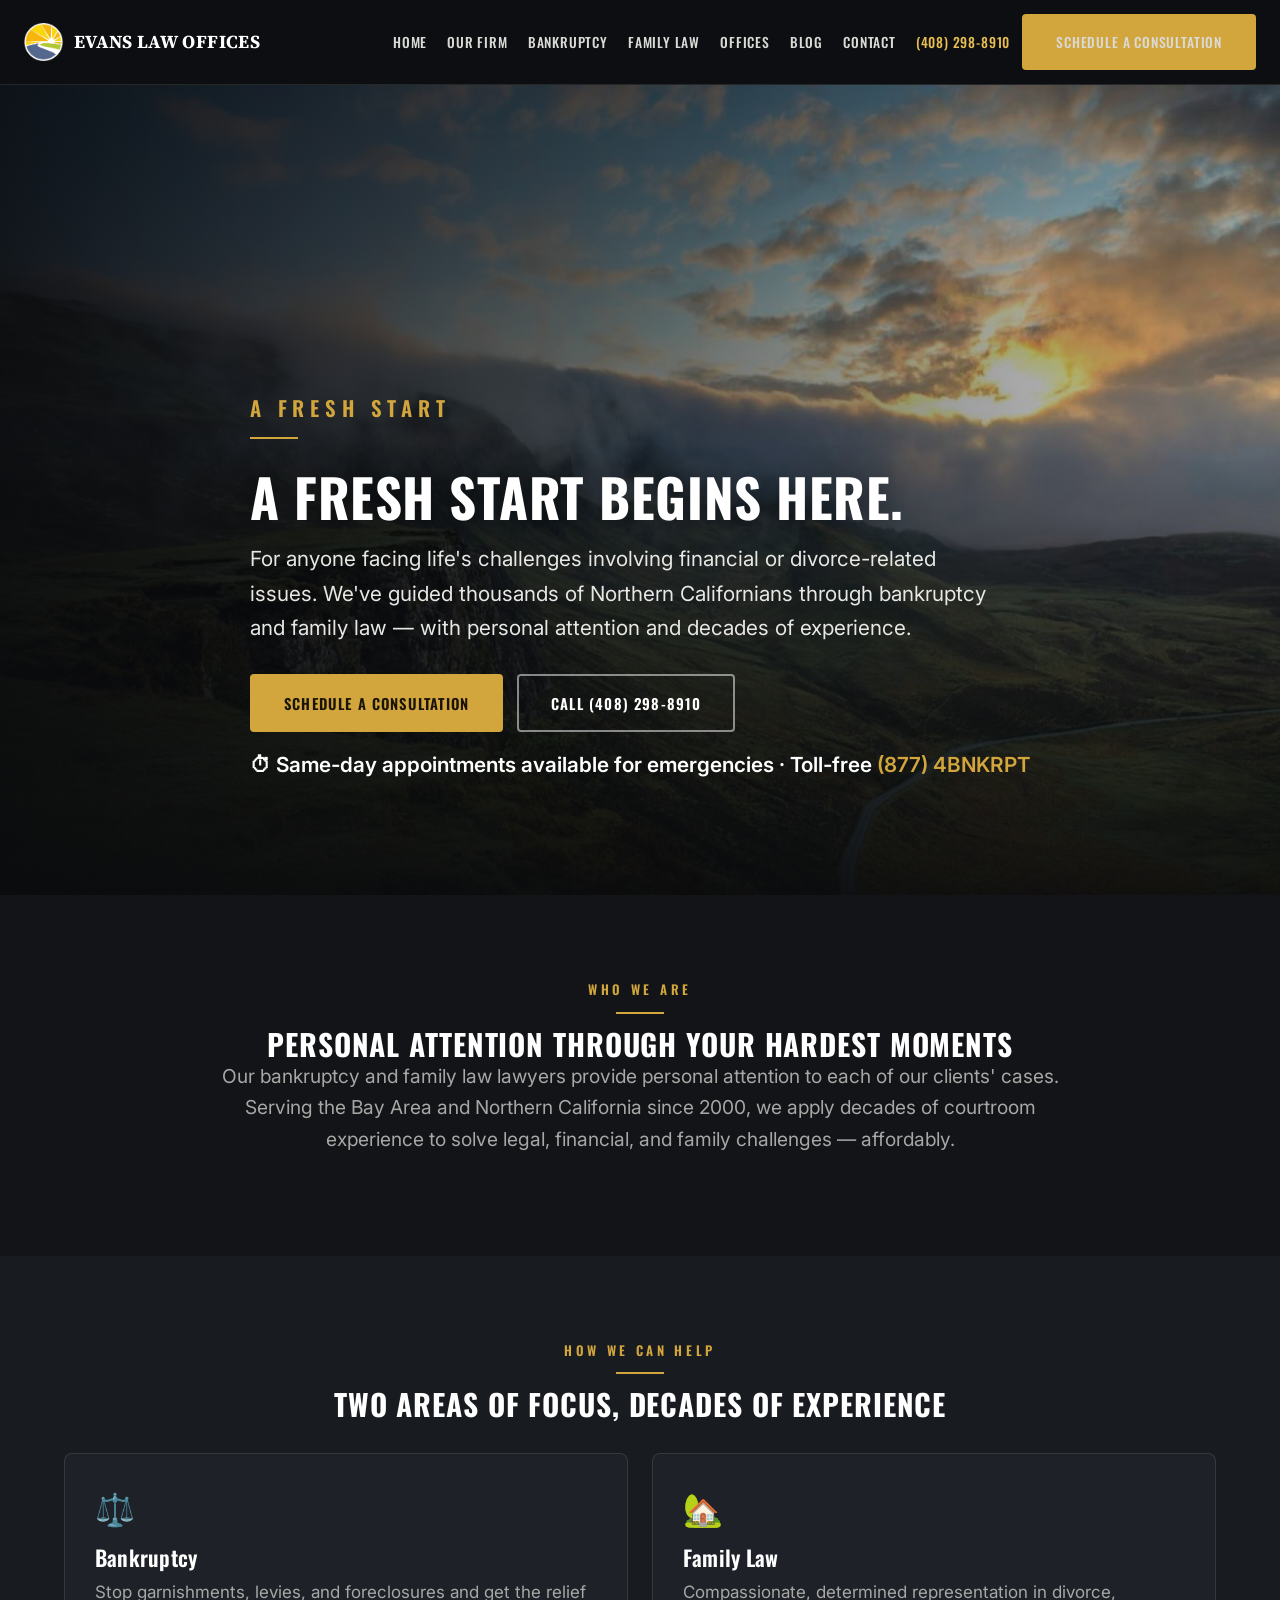
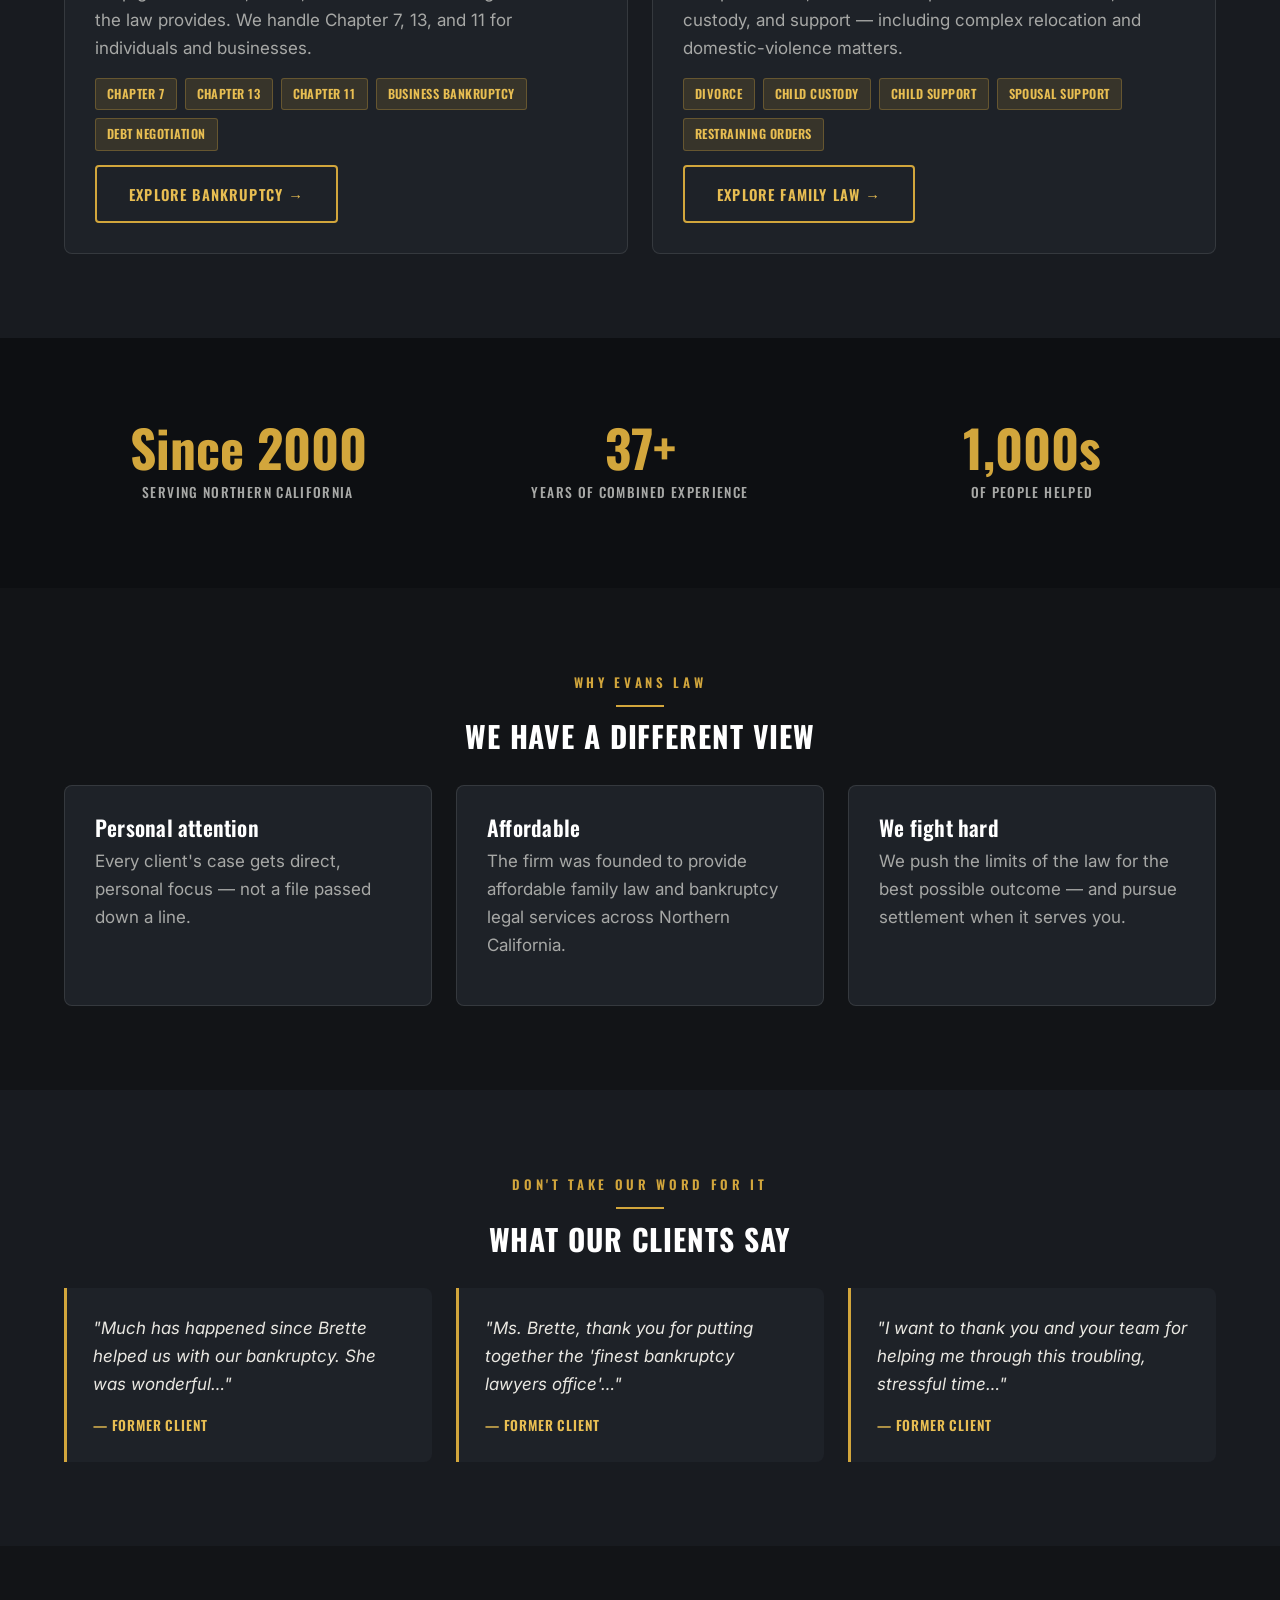
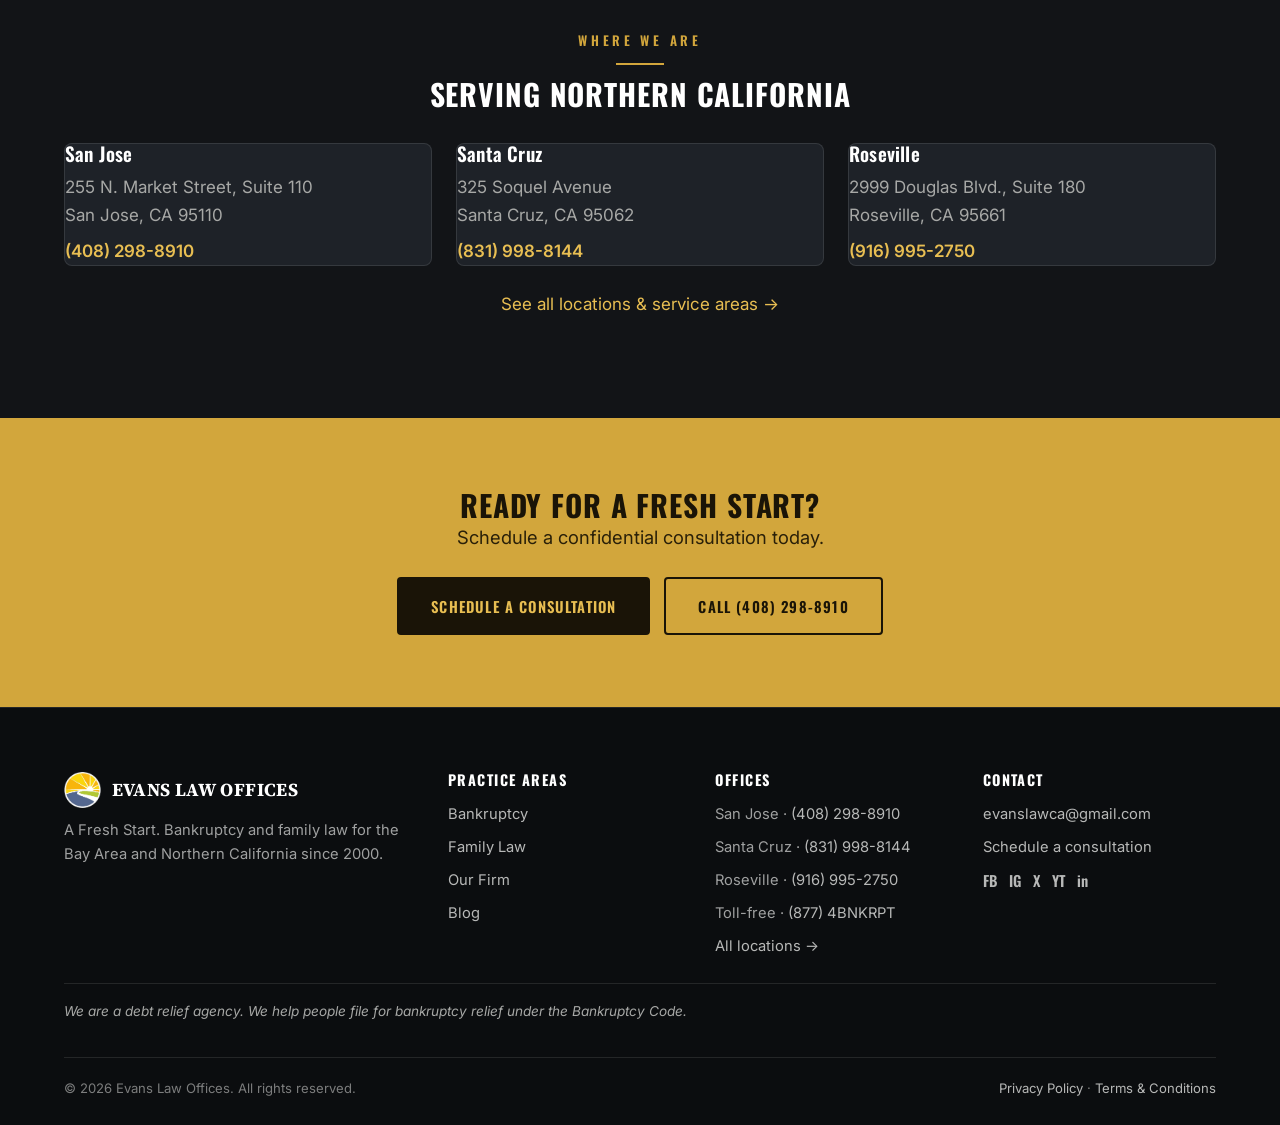
<file: index.html>
<!DOCTYPE html>
<html lang="en">
<head>
<meta charset="UTF-8">
<meta name="viewport" content="width=device-width, initial-scale=1.0">
<title>Evans Law Offices — A Fresh Start | Bankruptcy & Family Law, Northern California</title>
<meta name="description" content="Evans Law Offices helps Northern Californians through bankruptcy and family law with personal attention and decades of experience. A fresh start begins here. Schedule a consultation.">
<link rel="preconnect" href="https://fonts.googleapis.com">
<link rel="preconnect" href="https://fonts.gstatic.com" crossorigin>
<link href="https://fonts.googleapis.com/css2?family=Inter:wght@400;600;700&family=Source+Serif+4:wght@500;600;700&display=swap" rel="stylesheet">
<link rel="stylesheet" href="css/styles.css">
<link rel="icon" href="assets/LOGO-LAW-1.png">
</head>
<body>

<!-- HEADER (keep identical across pages) -->
<header class="site-header">
  <nav class="nav">
    <a class="brand" href="index.html"><img src="assets/LOGO-LAW-1.png" alt="Evans Law Offices logo">Evans Law Offices</a>
    <button class="nav-toggle" aria-label="Toggle menu" onclick="document.getElementById('menu').classList.toggle('open')">☰</button>
    <ul class="nav-links" id="menu">
      <li><a href="index.html">Home</a></li>
      <li><a href="our-firm.html">Our Firm</a></li>
      <li><a href="bankruptcy.html">Bankruptcy</a></li>
      <li><a href="family-law.html">Family Law</a></li>
      <li><a href="offices.html">Offices</a></li>
      <li><a href="blog.html">Blog</a></li>
      <li><a href="contact.html">Contact</a></li>
      <li class="nav-cta">
        <a class="nav-phone" href="tel:+14082988910">(408) 298-8910</a>
        <a class="btn btn--gold" href="contact.html">Schedule a Consultation</a>
      </li>
    </ul>
  </nav>
</header>

<!-- HERO -->
<section class="hero">
  <div class="container">
    <p class="eyebrow" style="color:var(--gold)">A Fresh Start</p>
    <h1>A fresh start begins here.</h1>
    <p>For anyone facing life's challenges involving financial or divorce-related issues. We've guided
       thousands of Northern Californians through bankruptcy and family law — with personal attention
       and decades of experience.</p>
    <div class="btn-row">
      <a class="btn btn--gold" href="contact.html">Schedule a Consultation</a>
      <a class="btn btn--outline" href="tel:+14082988910">Call (408) 298-8910</a>
    </div>
    <p style="margin-top:1rem;font-weight:600;color:#fff">⏱ Same-day appointments available for emergencies · Toll-free <a href="tel:+18774265778" style="color:var(--gold)">(877) 4BNKRPT</a></p>
  </div>
</section>

<!-- OVERVIEW -->
<section class="section">
  <div class="container center">
    <p class="eyebrow">Who We Are</p>
    <h2>Personal attention through your hardest moments</h2>
    <p class="lead">Our bankruptcy and family law lawyers provide personal attention to each of our
       clients' cases. Serving the Bay Area and Northern California since 2000, we apply decades of
       courtroom experience to solve legal, financial, and family challenges — affordably.</p>
  </div>
</section>

<!-- TWO PILLARS -->
<section class="section section--sand">
  <div class="container">
    <div class="center" style="margin-bottom:32px">
      <p class="eyebrow">How We Can Help</p>
      <h2>Two areas of focus, decades of experience</h2>
    </div>
    <div class="grid grid-2">
      <div class="card">
        <div class="icon">⚖️</div>
        <h3>Bankruptcy</h3>
        <p>Stop garnishments, levies, and foreclosures and get the relief the law provides. We handle
           Chapter 7, 13, and 11 for individuals and businesses.</p>
        <div class="chips">
          <span class="chip">Chapter 7</span><span class="chip">Chapter 13</span>
          <span class="chip">Chapter 11</span><span class="chip">Business Bankruptcy</span>
          <span class="chip">Debt Negotiation</span>
        </div>
        <a class="btn btn--ghost" href="bankruptcy.html">Explore Bankruptcy →</a>
      </div>
      <div class="card">
        <div class="icon">🏡</div>
        <h3>Family Law</h3>
        <p>Compassionate, determined representation in divorce, custody, and support — including
           complex relocation and domestic-violence matters.</p>
        <div class="chips">
          <span class="chip">Divorce</span><span class="chip">Child Custody</span>
          <span class="chip">Child Support</span><span class="chip">Spousal Support</span>
          <span class="chip">Restraining Orders</span>
        </div>
        <a class="btn btn--ghost" href="family-law.html">Explore Family Law →</a>
      </div>
    </div>
  </div>
</section>

<!-- STATS BAND -->
<section class="section section--slate">
  <div class="container">
    <div class="stats">
      <div class="stat"><div class="num">Since 2000</div><div class="label">Serving Northern California</div></div>
      <div class="stat"><div class="num">37+</div><div class="label">Years of combined experience</div></div>
      <div class="stat"><div class="num">1,000s</div><div class="label">Of people helped</div></div>
    </div>
  </div>
</section>

<!-- WHY US -->
<section class="section">
  <div class="container">
    <div class="center" style="margin-bottom:32px">
      <p class="eyebrow">Why Evans Law</p>
      <h2>We have a different view</h2>
    </div>
    <div class="grid grid-3">
      <div class="card"><h3>Personal attention</h3><p>Every client's case gets direct, personal focus —
        not a file passed down a line.</p></div>
      <div class="card"><h3>Affordable</h3><p>The firm was founded to provide affordable family law and
        bankruptcy legal services across Northern California.</p></div>
      <div class="card"><h3>We fight hard</h3><p>We push the limits of the law for the best possible
        outcome — and pursue settlement when it serves you.</p></div>
    </div>
  </div>
</section>

<!-- TESTIMONIALS -->
<section class="section section--sand">
  <div class="container">
    <div class="center" style="margin-bottom:32px">
      <p class="eyebrow">Don't Take Our Word For It</p>
      <h2>What our clients say</h2>
    </div>
    <div class="grid grid-3">
      <div class="quote"><p>"Much has happened since Brette helped us with our bankruptcy. She was
        wonderful…"</p><div class="by">— Former client</div></div>
      <div class="quote"><p>"Ms. Brette, thank you for putting together the 'finest bankruptcy
        lawyers office'…"</p><div class="by">— Former client</div></div>
      <div class="quote"><p>"I want to thank you and your team for helping me through this troubling,
        stressful time…"</p><div class="by">— Former client</div></div>
    </div>
  </div>
</section>

<!-- OFFICES STRIP -->
<section class="section">
  <div class="container">
    <div class="center" style="margin-bottom:32px">
      <p class="eyebrow">Where We Are</p>
      <h2>Serving Northern California</h2>
    </div>
    <div class="grid grid-3">
      <div class="office"><h3>San Jose</h3><address>255 N. Market Street, Suite 110<br>San Jose, CA 95110</address><a href="tel:+14082988910">(408) 298-8910</a></div>
      <div class="office"><h3>Santa Cruz</h3><address>325 Soquel Avenue<br>Santa Cruz, CA 95062</address><a href="tel:+18319988144">(831) 998-8144</a></div>
      <div class="office"><h3>Roseville</h3><address>2999 Douglas Blvd., Suite 180<br>Roseville, CA 95661</address><a href="tel:+19169952750">(916) 995-2750</a></div>
    </div>
    <p class="center" style="margin-top:24px"><a href="offices.html">See all locations &amp; service areas →</a></p>
  </div>
</section>

<!-- CTA BAND -->
<section class="cta-band">
  <div class="container">
    <h2>Ready for a fresh start?</h2>
    <p style="font-size:1.15rem;margin-bottom:1.5rem">Schedule a confidential consultation today.</p>
    <div class="btn-row center">
      <a class="btn btn--ghost" href="contact.html">Schedule a Consultation</a>
      <a class="btn btn--outline" href="tel:+14082988910">Call (408) 298-8910</a>
    </div>
  </div>
</section>

<!-- FOOTER (keep identical across pages) -->
<footer class="site-footer">
  <div class="container">
    <div class="footer-grid">
      <div>
        <a class="brand" href="index.html" style="color:#fff;margin-bottom:10px"><img src="assets/LOGO-LAW-1.png" alt="" style="height:36px">Evans Law Offices</a>
        <p style="margin-top:10px">A Fresh Start. Bankruptcy and family law for the Bay Area and
           Northern California since 2000.</p>
      </div>
      <div>
        <h4>Practice Areas</h4>
        <ul>
          <li><a href="bankruptcy.html">Bankruptcy</a></li>
          <li><a href="family-law.html">Family Law</a></li>
          <li><a href="our-firm.html">Our Firm</a></li>
          <li><a href="blog.html">Blog</a></li>
        </ul>
      </div>
      <div>
        <h4>Offices</h4>
        <ul>
          <li>San Jose · <a href="tel:+14082988910">(408) 298-8910</a></li>
          <li>Santa Cruz · <a href="tel:+18319988144">(831) 998-8144</a></li>
          <li>Roseville · <a href="tel:+19169952750">(916) 995-2750</a></li>
          <li>Toll-free · <a href="tel:+18774265778">(877) 4BNKRPT</a></li>
          <li><a href="offices.html">All locations →</a></li>
        </ul>
      </div>
      <div>
        <h4>Contact</h4>
        <ul>
          <li><a href="mailto:evanslawca@gmail.com">evanslawca@gmail.com</a></li>
          <li><a href="contact.html">Schedule a consultation</a></li>
        </ul>
        <div class="socials"><a href="#">FB</a><a href="#">IG</a><a href="#">X</a><a href="#">YT</a><a href="#">in</a></div>
      </div>
    </div>
    <p class="disclosure">We are a debt relief agency. We help people file for bankruptcy relief under
       the Bankruptcy Code.</p>
    <div class="footer-bottom">
      <span>© 2026 Evans Law Offices. All rights reserved.</span>
      <span><a href="privacy-policy.html">Privacy Policy</a> · <a href="terms.html">Terms &amp; Conditions</a></span>
    </div>
  </div>
</footer>

</body>
</html>
</file>
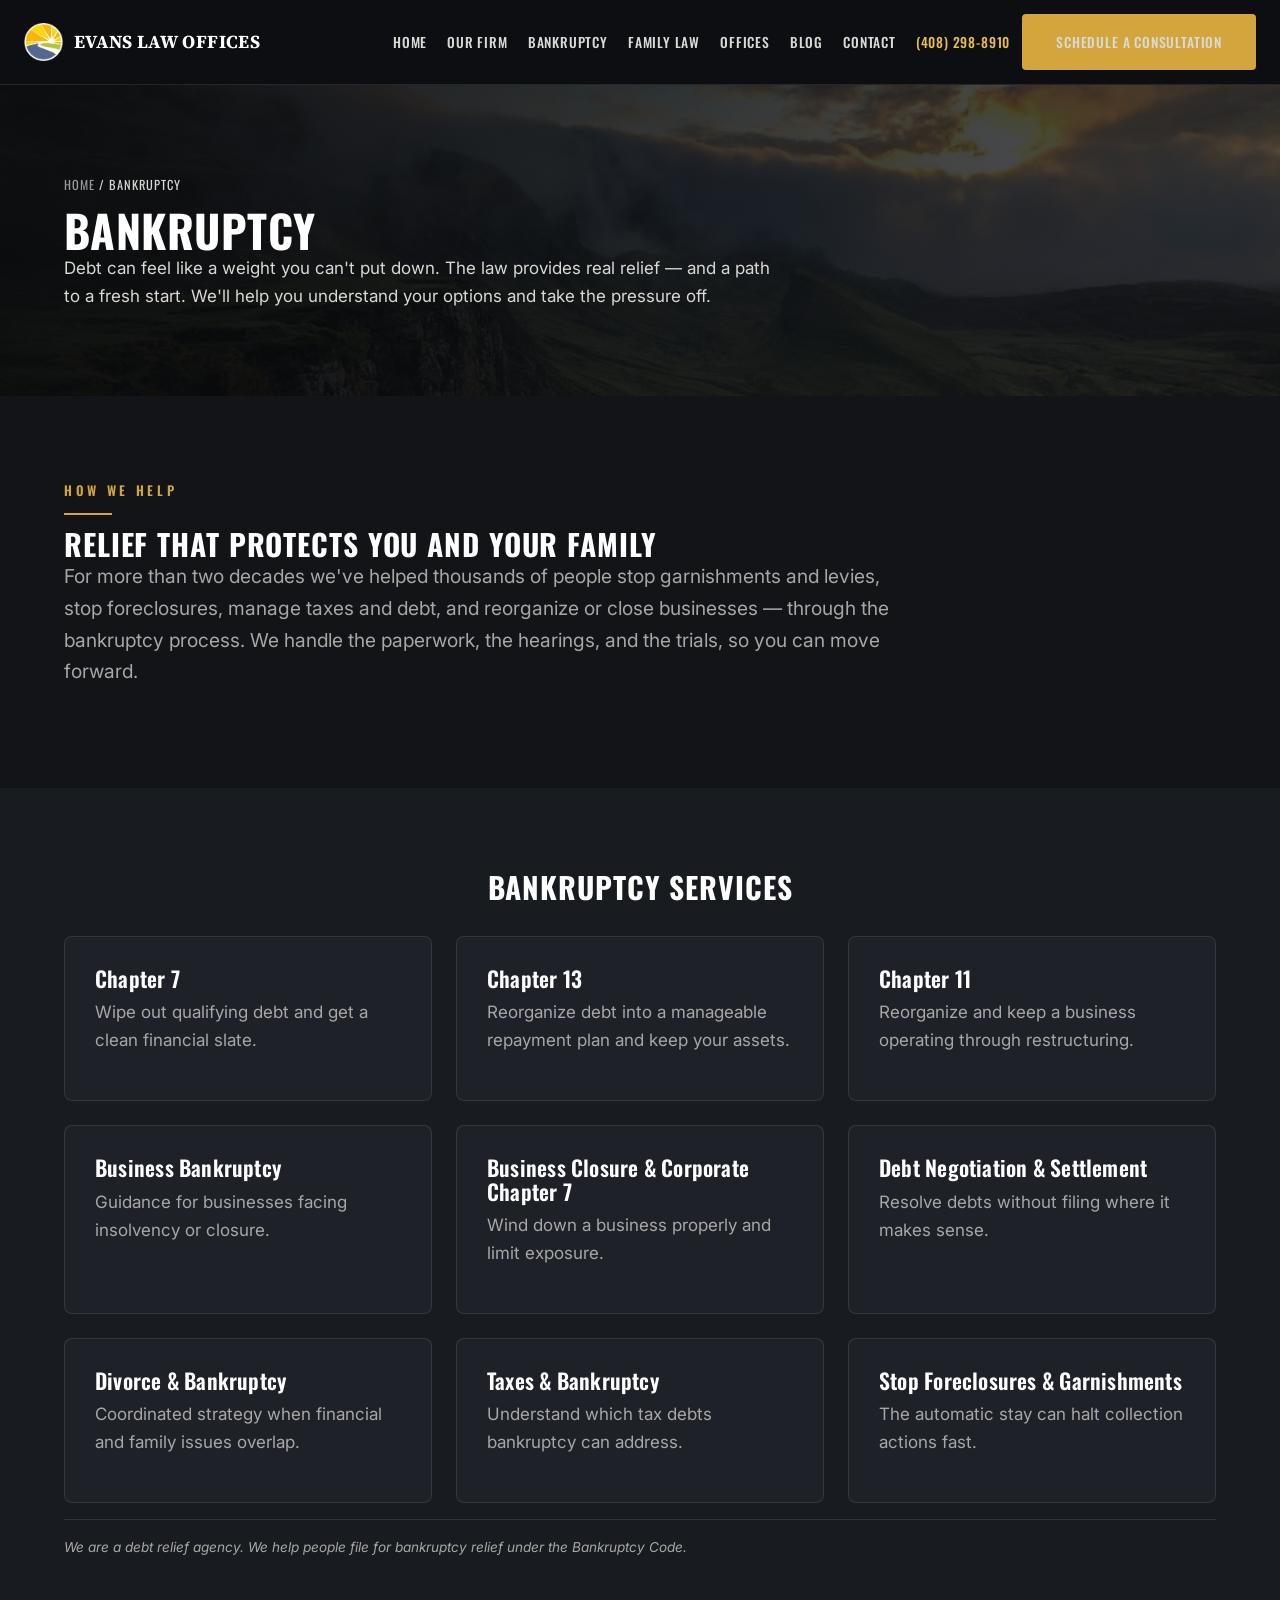
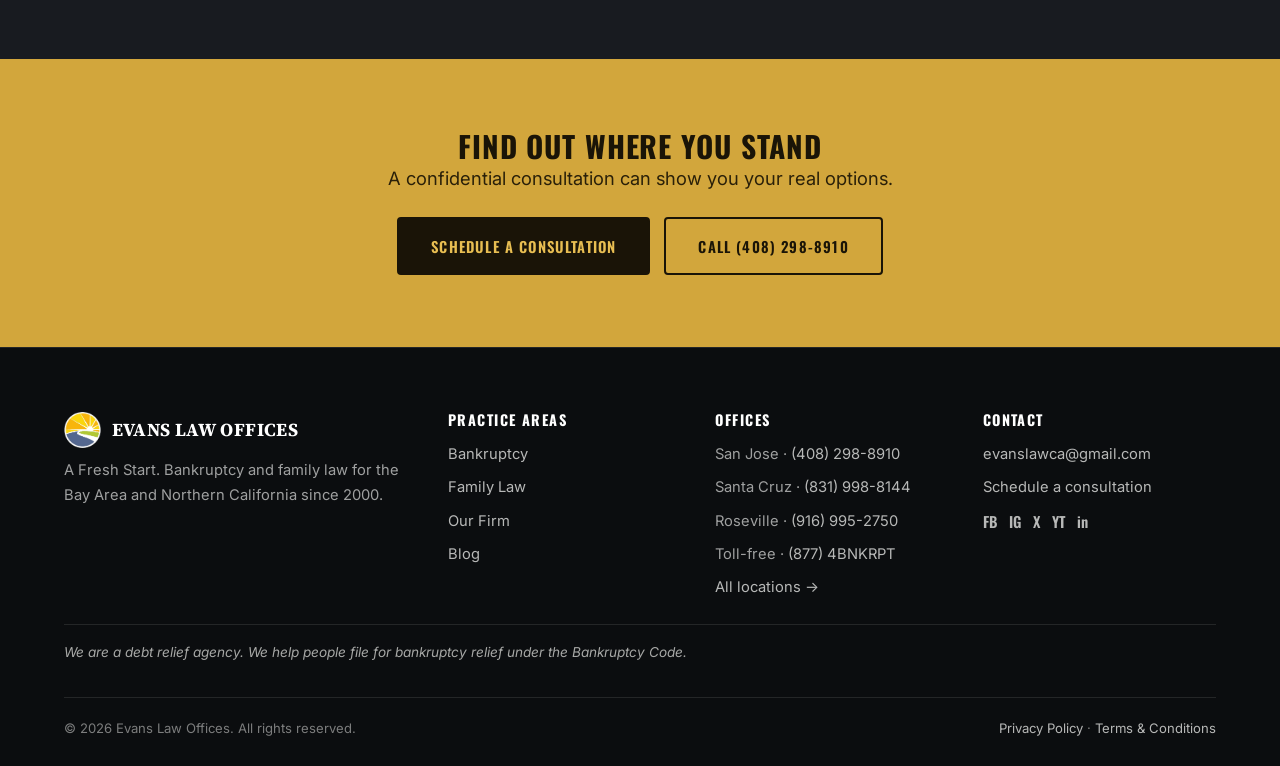
<file: bankruptcy.html>
<!DOCTYPE html>
<html lang="en">
<head>
<meta charset="UTF-8">
<meta name="viewport" content="width=device-width, initial-scale=1.0">
<title>Bankruptcy — Evans Law Offices | Chapter 7, 13 & 11 in Northern California</title>
<meta name="description" content="Stop garnishments, levies, and foreclosures. Evans Law Offices handles Chapter 7, 13, and 11 bankruptcy for individuals and businesses across Northern California.">
<link rel="preconnect" href="https://fonts.googleapis.com">
<link rel="preconnect" href="https://fonts.gstatic.com" crossorigin>
<link href="https://fonts.googleapis.com/css2?family=Inter:wght@400;600;700&family=Source+Serif+4:wght@500;600;700&display=swap" rel="stylesheet">
<link rel="stylesheet" href="css/styles.css">
<link rel="icon" href="assets/LOGO-LAW-1.png">
</head>
<body>
<header class="site-header">
  <nav class="nav">
    <a class="brand" href="index.html"><img src="assets/LOGO-LAW-1.png" alt="Evans Law Offices logo">Evans Law Offices</a>
    <button class="nav-toggle" aria-label="Toggle menu" onclick="document.getElementById('menu').classList.toggle('open')">☰</button>
    <ul class="nav-links" id="menu">
      <li><a href="index.html">Home</a></li>
      <li><a href="our-firm.html">Our Firm</a></li>
      <li><a href="bankruptcy.html">Bankruptcy</a></li>
      <li><a href="family-law.html">Family Law</a></li>
      <li><a href="offices.html">Offices</a></li>
      <li><a href="blog.html">Blog</a></li>
      <li><a href="contact.html">Contact</a></li>
      <li class="nav-cta">
        <a class="nav-phone" href="tel:+14082988910">(408) 298-8910</a>
        <a class="btn btn--gold" href="contact.html">Schedule a Consultation</a>
      </li>
    </ul>
  </nav>
</header>

<section class="page-hero">
  <div class="container">
    <p class="breadcrumb"><a href="index.html">Home</a> / Bankruptcy</p>
    <h1>Bankruptcy</h1>
    <p>Debt can feel like a weight you can't put down. The law provides real relief — and a path to a
       fresh start. We'll help you understand your options and take the pressure off.</p>
  </div>
</section>

<section class="section">
  <div class="container">
    <p class="eyebrow">How We Help</p>
    <h2>Relief that protects you and your family</h2>
    <p class="lead">For more than two decades we've helped thousands of people stop garnishments and levies,
       stop foreclosures, manage taxes and debt, and reorganize or close businesses — through the
       bankruptcy process. We handle the paperwork, the hearings, and the trials, so you can move
       forward.</p>
  </div>
</section>

<section class="section section--sand">
  <div class="container">
    <div class="center" style="margin-bottom:32px"><h2>Bankruptcy services</h2></div>
    <div class="grid grid-3">
      <div class="card"><h3>Chapter 7</h3><p>Wipe out qualifying debt and get a clean financial slate.</p></div>
      <div class="card"><h3>Chapter 13</h3><p>Reorganize debt into a manageable repayment plan and keep your assets.</p></div>
      <div class="card"><h3>Chapter 11</h3><p>Reorganize and keep a business operating through restructuring.</p></div>
      <div class="card"><h3>Business Bankruptcy</h3><p>Guidance for businesses facing insolvency or closure.</p></div>
      <div class="card"><h3>Business Closure &amp; Corporate Chapter 7</h3><p>Wind down a business properly and limit exposure.</p></div>
      <div class="card"><h3>Debt Negotiation &amp; Settlement</h3><p>Resolve debts without filing where it makes sense.</p></div>
      <div class="card"><h3>Divorce &amp; Bankruptcy</h3><p>Coordinated strategy when financial and family issues overlap.</p></div>
      <div class="card"><h3>Taxes &amp; Bankruptcy</h3><p>Understand which tax debts bankruptcy can address.</p></div>
      <div class="card"><h3>Stop Foreclosures &amp; Garnishments</h3><p>The automatic stay can halt collection actions fast.</p></div>
    </div>
    <p class="disclosure" style="max-width:none">We are a debt relief agency. We help people file for
       bankruptcy relief under the Bankruptcy Code.</p>
  </div>
</section>

<section class="cta-band">
  <div class="container">
    <h2>Find out where you stand</h2>
    <p style="font-size:1.15rem;margin-bottom:1.5rem">A confidential consultation can show you your real options.</p>
    <div class="btn-row center">
      <a class="btn btn--ghost" href="contact.html">Schedule a Consultation</a>
      <a class="btn btn--outline" href="tel:+14082988910">Call (408) 298-8910</a>
    </div>
  </div>
</section>

<footer class="site-footer">
  <div class="container">
    <div class="footer-grid">
      <div><a class="brand" href="index.html" style="color:#fff;margin-bottom:10px"><img src="assets/LOGO-LAW-1.png" alt="" style="height:36px">Evans Law Offices</a><p style="margin-top:10px">A Fresh Start. Bankruptcy and family law for the Bay Area and Northern California since 2000.</p></div>
      <div><h4>Practice Areas</h4><ul><li><a href="bankruptcy.html">Bankruptcy</a></li><li><a href="family-law.html">Family Law</a></li><li><a href="our-firm.html">Our Firm</a></li><li><a href="blog.html">Blog</a></li></ul></div>
      <div><h4>Offices</h4><ul><li>San Jose · <a href="tel:+14082988910">(408) 298-8910</a></li><li>Santa Cruz · <a href="tel:+18319988144">(831) 998-8144</a></li><li>Roseville · <a href="tel:+19169952750">(916) 995-2750</a></li>
          <li>Toll-free · <a href="tel:+18774265778">(877) 4BNKRPT</a></li><li><a href="offices.html">All locations →</a></li></ul></div>
      <div><h4>Contact</h4><ul><li><a href="mailto:evanslawca@gmail.com">evanslawca@gmail.com</a></li><li><a href="contact.html">Schedule a consultation</a></li></ul><div class="socials"><a href="#">FB</a><a href="#">IG</a><a href="#">X</a><a href="#">YT</a><a href="#">in</a></div></div>
    </div>
    <p class="disclosure">We are a debt relief agency. We help people file for bankruptcy relief under the Bankruptcy Code.</p>
    <div class="footer-bottom"><span>© 2026 Evans Law Offices. All rights reserved.</span><span><a href="privacy-policy.html">Privacy Policy</a> · <a href="terms.html">Terms &amp; Conditions</a></span></div>
  </div>
</footer>
</body>
</html>
</file>
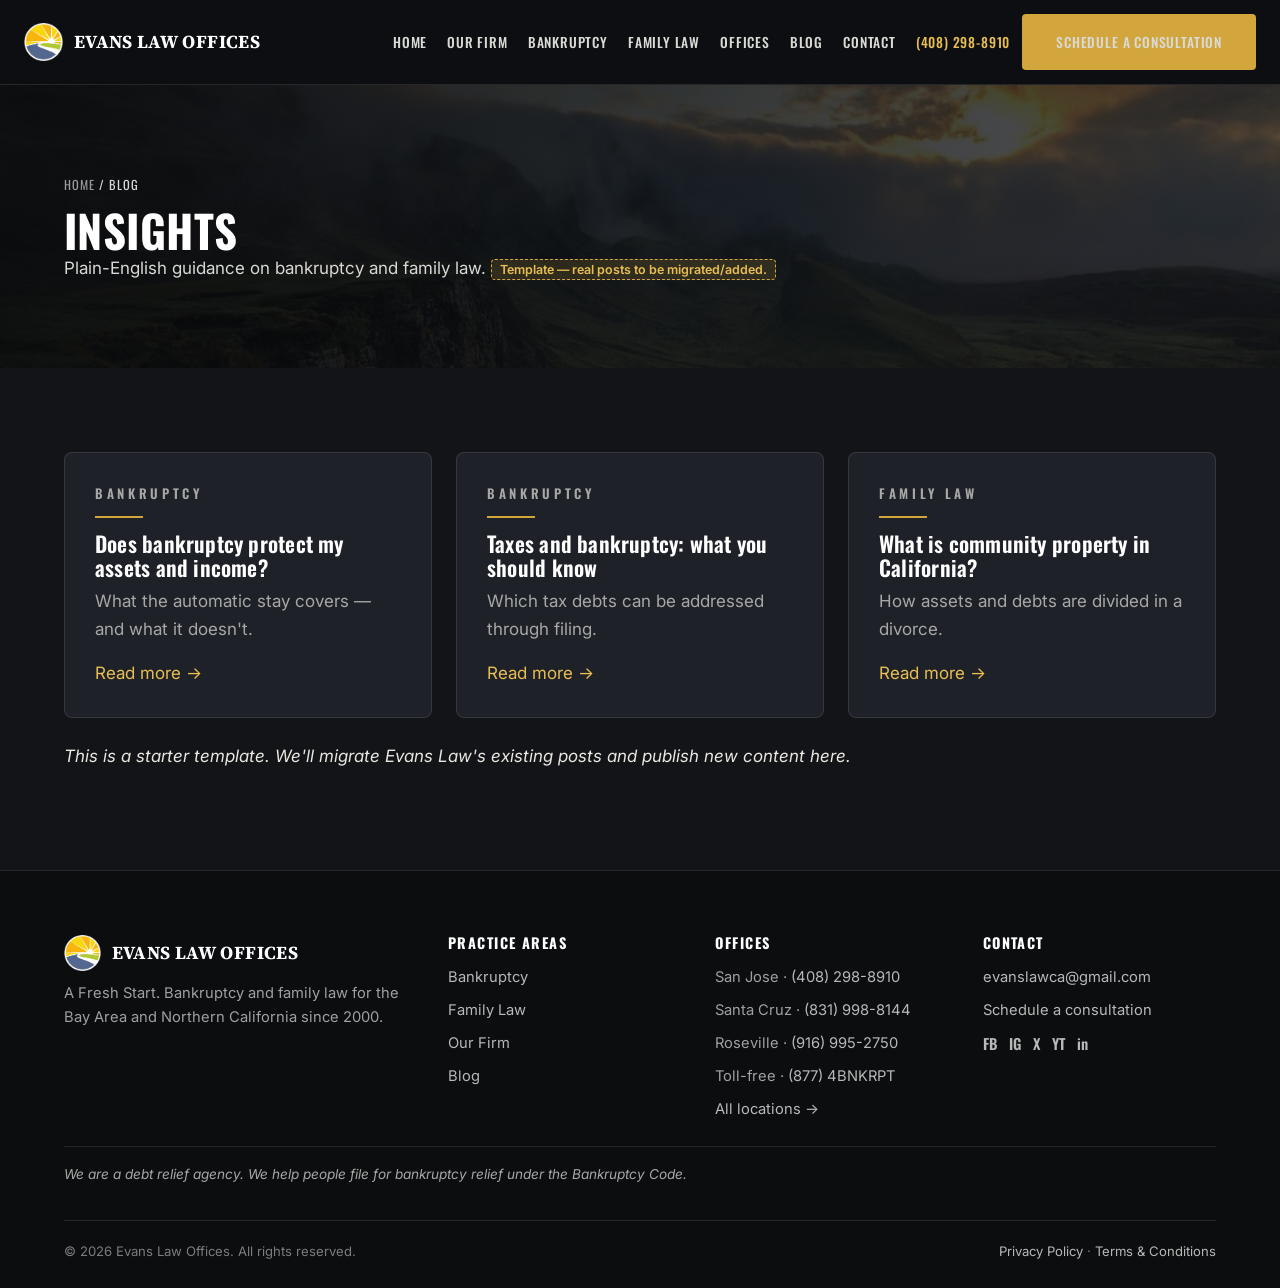
<file: blog.html>
<!DOCTYPE html>
<html lang="en">
<head>
<meta charset="UTF-8">
<meta name="viewport" content="width=device-width, initial-scale=1.0">
<title>Blog — Evans Law Offices | Bankruptcy & Family Law Insights</title>
<meta name="description" content="Plain-English guidance on bankruptcy and family law from Evans Law Offices, serving Northern California.">
<link rel="preconnect" href="https://fonts.googleapis.com">
<link rel="preconnect" href="https://fonts.gstatic.com" crossorigin>
<link href="https://fonts.googleapis.com/css2?family=Inter:wght@400;600;700&family=Source+Serif+4:wght@500;600;700&display=swap" rel="stylesheet">
<link rel="stylesheet" href="css/styles.css">
<link rel="icon" href="assets/LOGO-LAW-1.png">
</head>
<body>
<header class="site-header">
  <nav class="nav">
    <a class="brand" href="index.html"><img src="assets/LOGO-LAW-1.png" alt="Evans Law Offices logo">Evans Law Offices</a>
    <button class="nav-toggle" aria-label="Toggle menu" onclick="document.getElementById('menu').classList.toggle('open')">☰</button>
    <ul class="nav-links" id="menu">
      <li><a href="index.html">Home</a></li>
      <li><a href="our-firm.html">Our Firm</a></li>
      <li><a href="bankruptcy.html">Bankruptcy</a></li>
      <li><a href="family-law.html">Family Law</a></li>
      <li><a href="offices.html">Offices</a></li>
      <li><a href="blog.html">Blog</a></li>
      <li><a href="contact.html">Contact</a></li>
      <li class="nav-cta">
        <a class="nav-phone" href="tel:+14082988910">(408) 298-8910</a>
        <a class="btn btn--gold" href="contact.html">Schedule a Consultation</a>
      </li>
    </ul>
  </nav>
</header>

<section class="page-hero">
  <div class="container">
    <p class="breadcrumb"><a href="index.html">Home</a> / Blog</p>
    <h1>Insights</h1>
    <p>Plain-English guidance on bankruptcy and family law. <span class="flag">Template — real posts to be migrated/added.</span></p>
  </div>
</section>

<section class="section">
  <div class="container">
    <div class="grid grid-3">
      <article class="card"><p class="eyebrow">Bankruptcy</p><h3>Does bankruptcy protect my assets and income?</h3><p>What the automatic stay covers — and what it doesn't.</p><a href="#">Read more →</a></article>
      <article class="card"><p class="eyebrow">Bankruptcy</p><h3>Taxes and bankruptcy: what you should know</h3><p>Which tax debts can be addressed through filing.</p><a href="#">Read more →</a></article>
      <article class="card"><p class="eyebrow">Family Law</p><h3>What is community property in California?</h3><p>How assets and debts are divided in a divorce.</p><a href="#">Read more →</a></article>
    </div>
    <p style="margin-top:24px;color:var(--gray)"><em>This is a starter template. We'll migrate Evans Law's
       existing posts and publish new content here.</em></p>
  </div>
</section>

<footer class="site-footer">
  <div class="container">
    <div class="footer-grid">
      <div><a class="brand" href="index.html" style="color:#fff;margin-bottom:10px"><img src="assets/LOGO-LAW-1.png" alt="" style="height:36px">Evans Law Offices</a><p style="margin-top:10px">A Fresh Start. Bankruptcy and family law for the Bay Area and Northern California since 2000.</p></div>
      <div><h4>Practice Areas</h4><ul><li><a href="bankruptcy.html">Bankruptcy</a></li><li><a href="family-law.html">Family Law</a></li><li><a href="our-firm.html">Our Firm</a></li><li><a href="blog.html">Blog</a></li></ul></div>
      <div><h4>Offices</h4><ul><li>San Jose · <a href="tel:+14082988910">(408) 298-8910</a></li><li>Santa Cruz · <a href="tel:+18319988144">(831) 998-8144</a></li><li>Roseville · <a href="tel:+19169952750">(916) 995-2750</a></li>
          <li>Toll-free · <a href="tel:+18774265778">(877) 4BNKRPT</a></li><li><a href="offices.html">All locations →</a></li></ul></div>
      <div><h4>Contact</h4><ul><li><a href="mailto:evanslawca@gmail.com">evanslawca@gmail.com</a></li><li><a href="contact.html">Schedule a consultation</a></li></ul><div class="socials"><a href="#">FB</a><a href="#">IG</a><a href="#">X</a><a href="#">YT</a><a href="#">in</a></div></div>
    </div>
    <p class="disclosure">We are a debt relief agency. We help people file for bankruptcy relief under the Bankruptcy Code.</p>
    <div class="footer-bottom"><span>© 2026 Evans Law Offices. All rights reserved.</span><span><a href="privacy-policy.html">Privacy Policy</a> · <a href="terms.html">Terms &amp; Conditions</a></span></div>
  </div>
</footer>
</body>
</html>
</file>
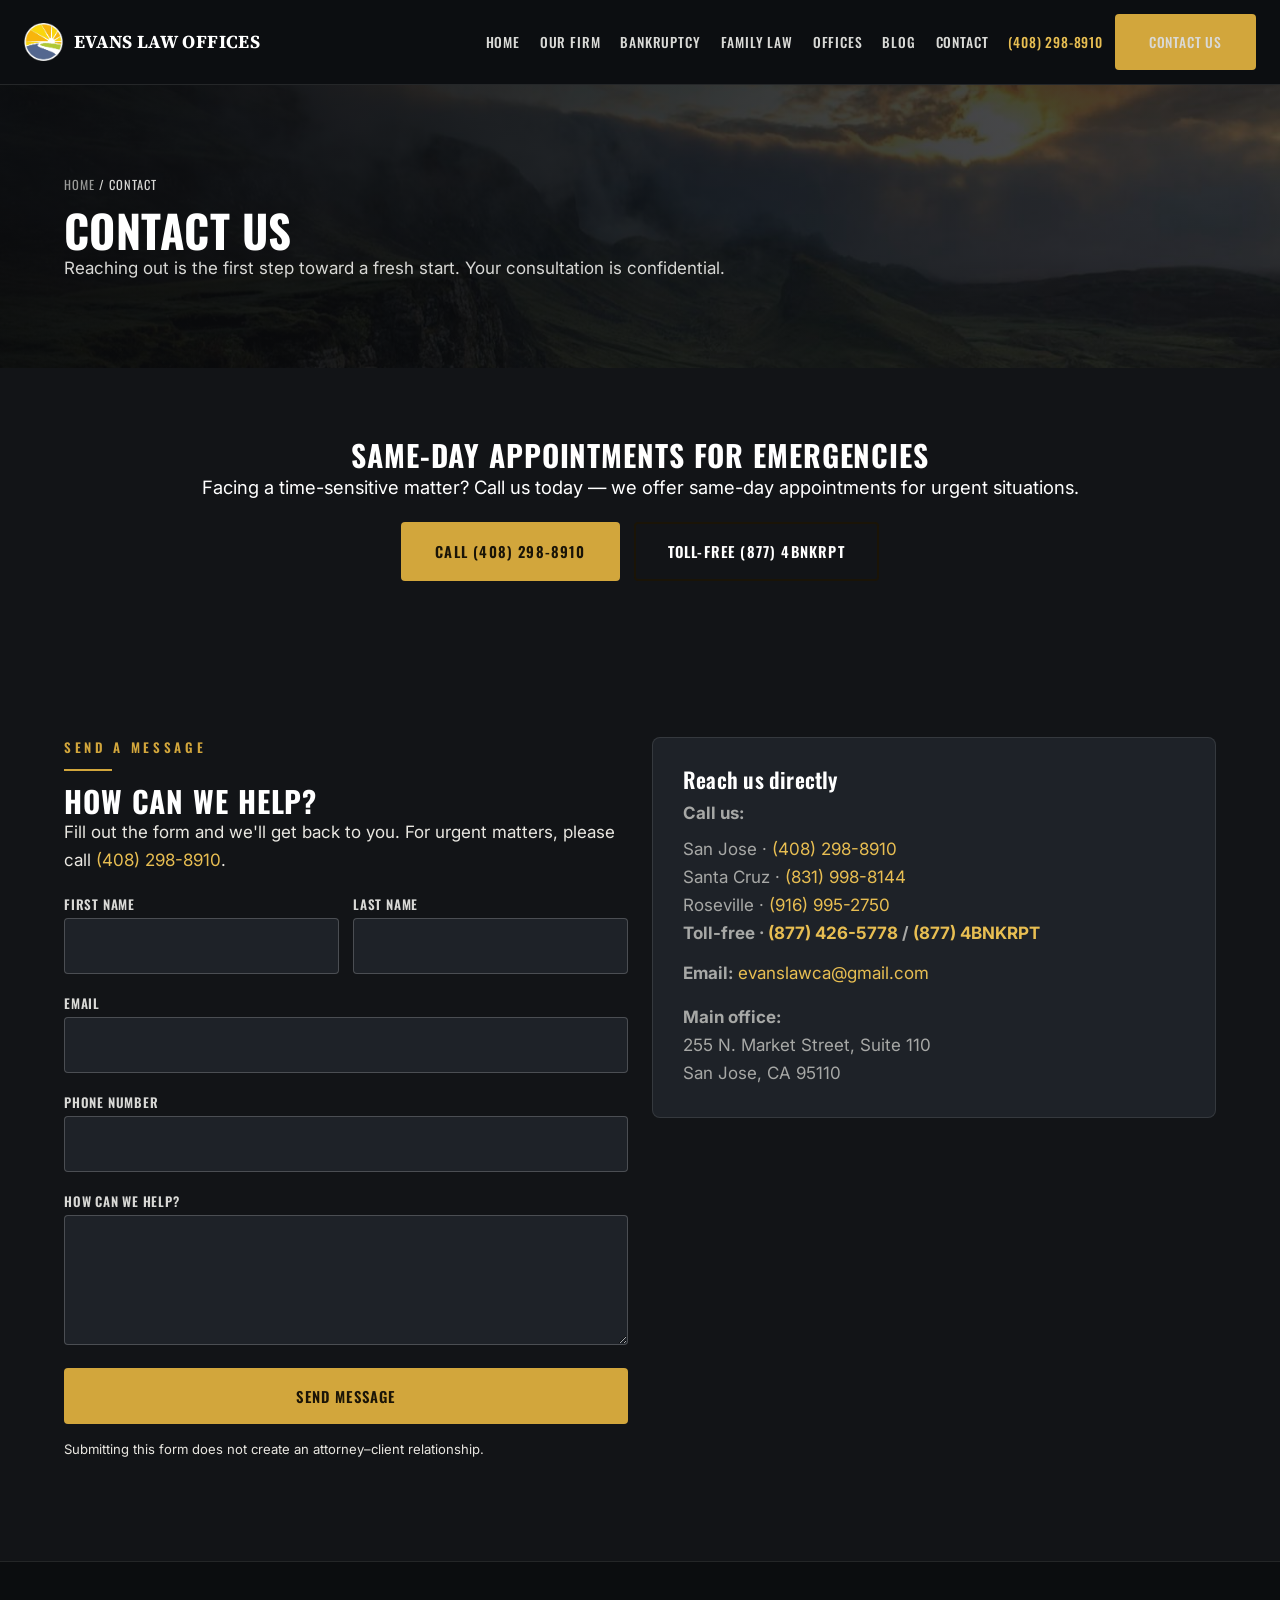
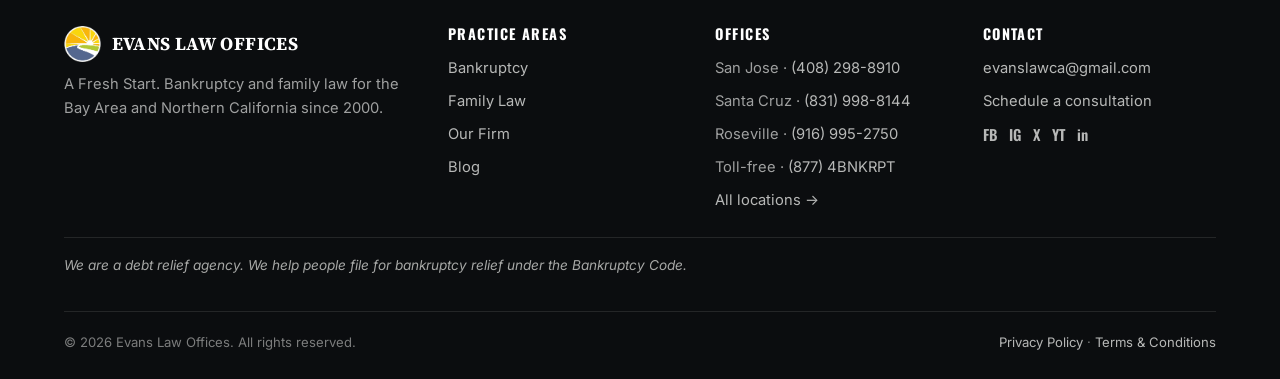
<file: contact.html>
<!DOCTYPE html>
<html lang="en">
<head>
<meta charset="UTF-8">
<meta name="viewport" content="width=device-width, initial-scale=1.0">
<title>Contact &amp; Schedule a Consultation — Evans Law Offices</title>
<meta name="description" content="Schedule a confidential consultation with Evans Law Offices. Call, email, or send a message about your bankruptcy or family law matter. Serving Northern California.">
<link rel="preconnect" href="https://fonts.googleapis.com">
<link rel="preconnect" href="https://fonts.gstatic.com" crossorigin>
<link href="https://fonts.googleapis.com/css2?family=Inter:wght@400;600;700&family=Source+Serif+4:wght@500;600;700&display=swap" rel="stylesheet">
<link rel="stylesheet" href="css/styles.css">
<link rel="icon" href="assets/LOGO-LAW-1.png">
</head>
<body>
<header class="site-header">
  <nav class="nav">
    <a class="brand" href="index.html"><img src="assets/LOGO-LAW-1.png" alt="Evans Law Offices logo">Evans Law Offices</a>
    <button class="nav-toggle" aria-label="Toggle menu" onclick="document.getElementById('menu').classList.toggle('open')">☰</button>
    <ul class="nav-links" id="menu">
      <li><a href="index.html">Home</a></li>
      <li><a href="our-firm.html">Our Firm</a></li>
      <li><a href="bankruptcy.html">Bankruptcy</a></li>
      <li><a href="family-law.html">Family Law</a></li>
      <li><a href="offices.html">Offices</a></li>
      <li><a href="blog.html">Blog</a></li>
      <li><a href="contact.html">Contact</a></li>
      <li class="nav-cta">
        <a class="nav-phone" href="tel:+14082988910">(408) 298-8910</a>
        <a class="btn btn--gold" href="#contact-form">Contact Us</a>
      </li>
    </ul>
  </nav>
</header>

<section class="page-hero">
  <div class="container">
    <p class="breadcrumb"><a href="index.html">Home</a> / Contact</p>
    <h1>Contact Us</h1>
    <p>Reaching out is the first step toward a fresh start. Your consultation is confidential.</p>
  </div>
</section>

<section class="cta-band" style="background:linear-gradient(120deg,var(--green) 0%,var(--green-dark) 100%);color:#fff">
  <div class="container">
    <h2 style="color:#fff">Same-day appointments for emergencies</h2>
    <p style="font-size:1.15rem;margin-bottom:1.25rem;color:#fff">Facing a time-sensitive matter? Call us today — we offer same-day appointments for urgent situations.</p>
    <div class="btn-row center">
      <a class="btn btn--gold" href="tel:+14082988910">Call (408) 298-8910</a>
      <a class="btn btn--outline" href="tel:+18774265778" style="color:#fff">Toll-free (877) 4BNKRPT</a>
    </div>
  </div>
</section>

<section class="section">
  <div class="container grid grid-2" style="align-items:start">
    <div>
      <p class="eyebrow">Send a message</p>
      <h2>How can we help?</h2>
      <p>Fill out the form and we'll get back to you. For urgent matters, please call
         <a href="tel:+14082988910">(408) 298-8910</a>.</p>
      <!-- TODO: set the form "action" to a Formspree endpoint (or Netlify Forms) before publishing.
           Static GitHub Pages cannot process form POSTs on its own. -->
      <form id="contact-form" class="form" action="https://formspree.io/f/REPLACE_WITH_FORM_ID" method="POST">
        <div class="form-row">
          <div><label for="first">First name</label><input id="first" name="first_name" autocomplete="given-name" required></div>
          <div><label for="last">Last name</label><input id="last" name="last_name" autocomplete="family-name" required></div>
        </div>
        <div><label for="email">Email</label><input id="email" name="email" type="email" autocomplete="email" required></div>
        <div><label for="phone">Phone number</label><input id="phone" name="phone" type="tel" autocomplete="tel" required></div>
        <div><label for="message">How can we help?</label><textarea id="message" name="message" required></textarea></div>
        <button class="btn btn--gold" type="submit">Send message</button>
        <p style="font-size:.82rem;color:var(--gray)">Submitting this form does not create an attorney–client relationship.</p>
      </form>
    </div>

    <div>
      <div class="card">
        <h3>Reach us directly</h3>
        <p style="margin-bottom:.5rem"><strong>Call us:</strong></p>
        <p style="margin-bottom:.75rem">
          San Jose · <a href="tel:+14082988910">(408) 298-8910</a><br>
          Santa Cruz · <a href="tel:+18319988144">(831) 998-8144</a><br>
          Roseville · <a href="tel:+19169952750">(916) 995-2750</a><br>
          <strong>Toll-free · <a href="tel:+18774265778">(877) 426-5778</a> / <a href="tel:+18774265778">(877) 4BNKRPT</a></strong>
        </p>
        <p><strong>Email:</strong> <a href="mailto:evanslawca@gmail.com">evanslawca@gmail.com</a></p>
        <p style="margin-bottom:0"><strong>Main office:</strong><br>255 N. Market Street, Suite 110<br>San Jose, CA 95110</p>
      </div>
    </div>
  </div>
</section>

<footer class="site-footer">
  <div class="container">
    <div class="footer-grid">
      <div><a class="brand" href="index.html" style="color:#fff;margin-bottom:10px"><img src="assets/LOGO-LAW-1.png" alt="" style="height:36px">Evans Law Offices</a><p style="margin-top:10px">A Fresh Start. Bankruptcy and family law for the Bay Area and Northern California since 2000.</p></div>
      <div><h4>Practice Areas</h4><ul><li><a href="bankruptcy.html">Bankruptcy</a></li><li><a href="family-law.html">Family Law</a></li><li><a href="our-firm.html">Our Firm</a></li><li><a href="blog.html">Blog</a></li></ul></div>
      <div><h4>Offices</h4><ul><li>San Jose · <a href="tel:+14082988910">(408) 298-8910</a></li><li>Santa Cruz · <a href="tel:+18319988144">(831) 998-8144</a></li><li>Roseville · <a href="tel:+19169952750">(916) 995-2750</a></li>
          <li>Toll-free · <a href="tel:+18774265778">(877) 4BNKRPT</a></li><li><a href="offices.html">All locations →</a></li></ul></div>
      <div><h4>Contact</h4><ul><li><a href="mailto:evanslawca@gmail.com">evanslawca@gmail.com</a></li><li><a href="contact.html">Schedule a consultation</a></li></ul><div class="socials"><a href="#">FB</a><a href="#">IG</a><a href="#">X</a><a href="#">YT</a><a href="#">in</a></div></div>
    </div>
    <p class="disclosure">We are a debt relief agency. We help people file for bankruptcy relief under the Bankruptcy Code.</p>
    <div class="footer-bottom"><span>© 2026 Evans Law Offices. All rights reserved.</span><span><a href="privacy-policy.html">Privacy Policy</a> · <a href="terms.html">Terms &amp; Conditions</a></span></div>
  </div>
</footer>
</body>
</html>
</file>
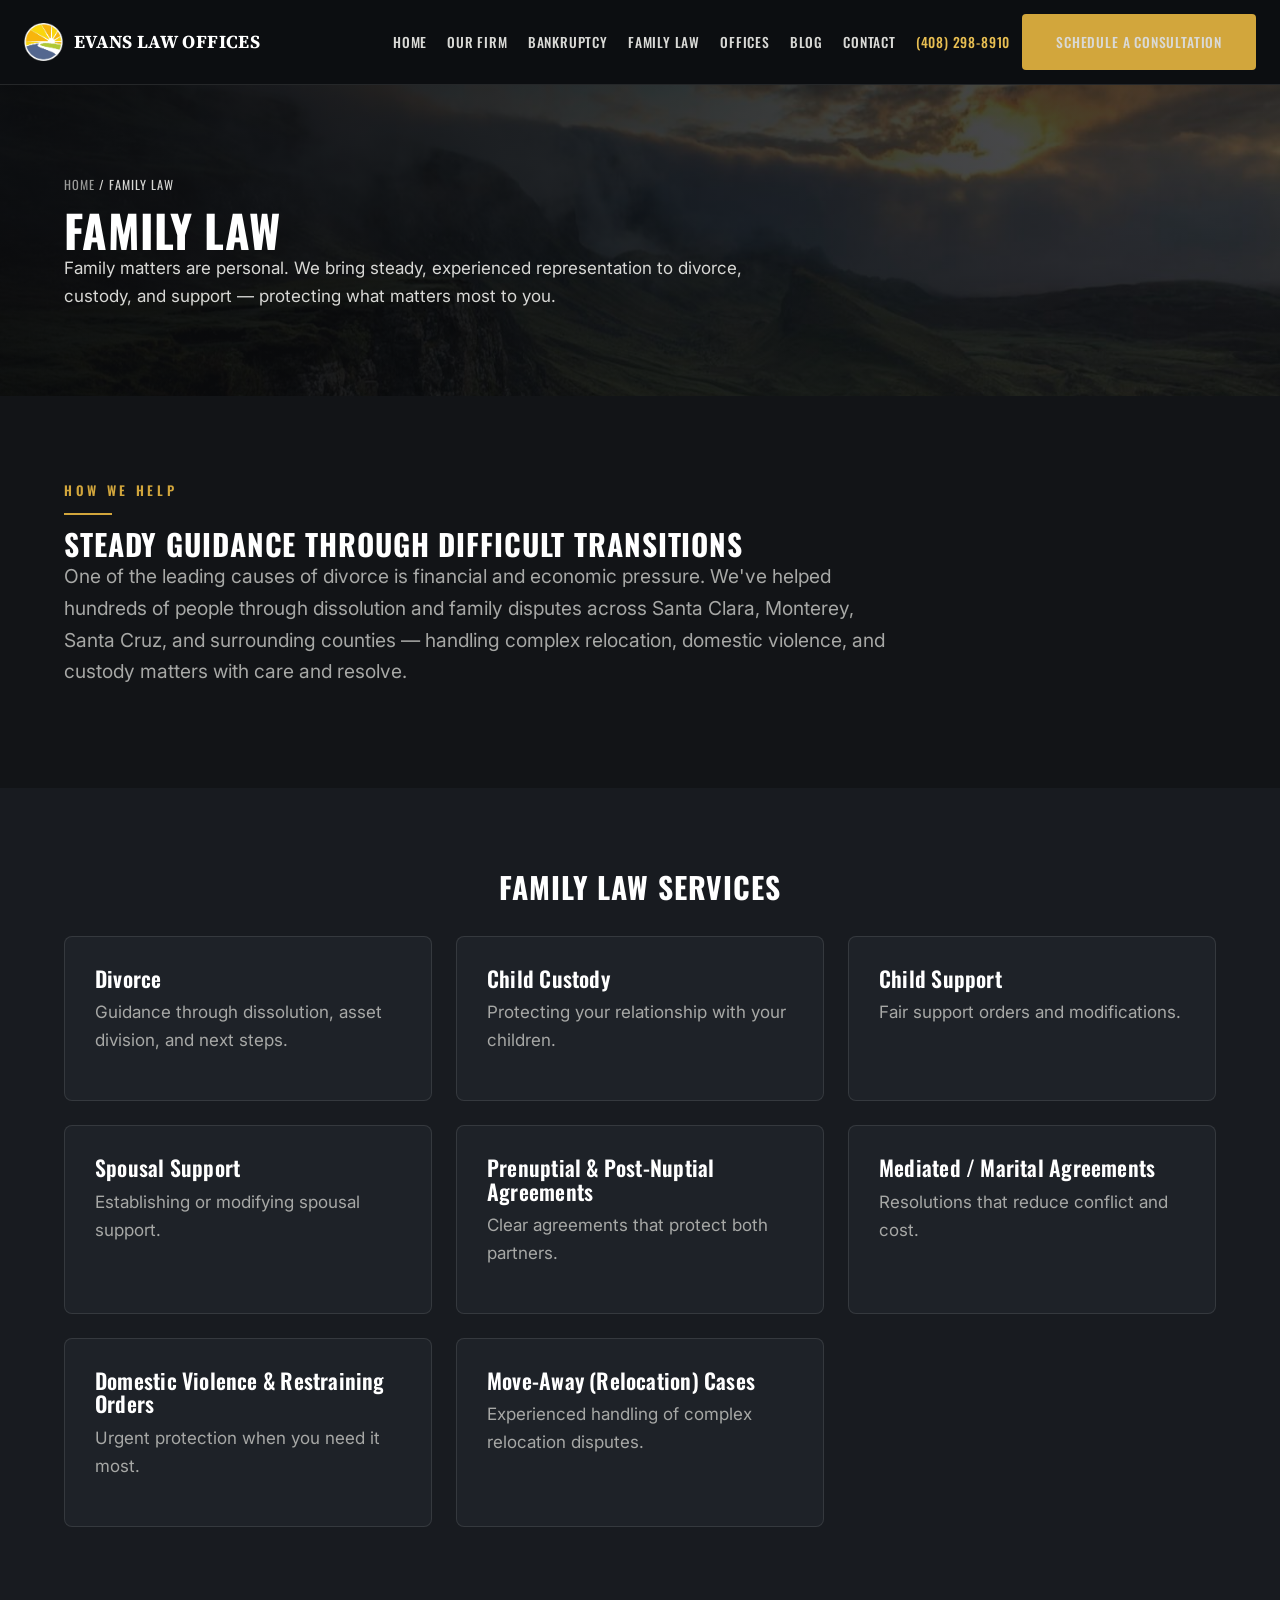
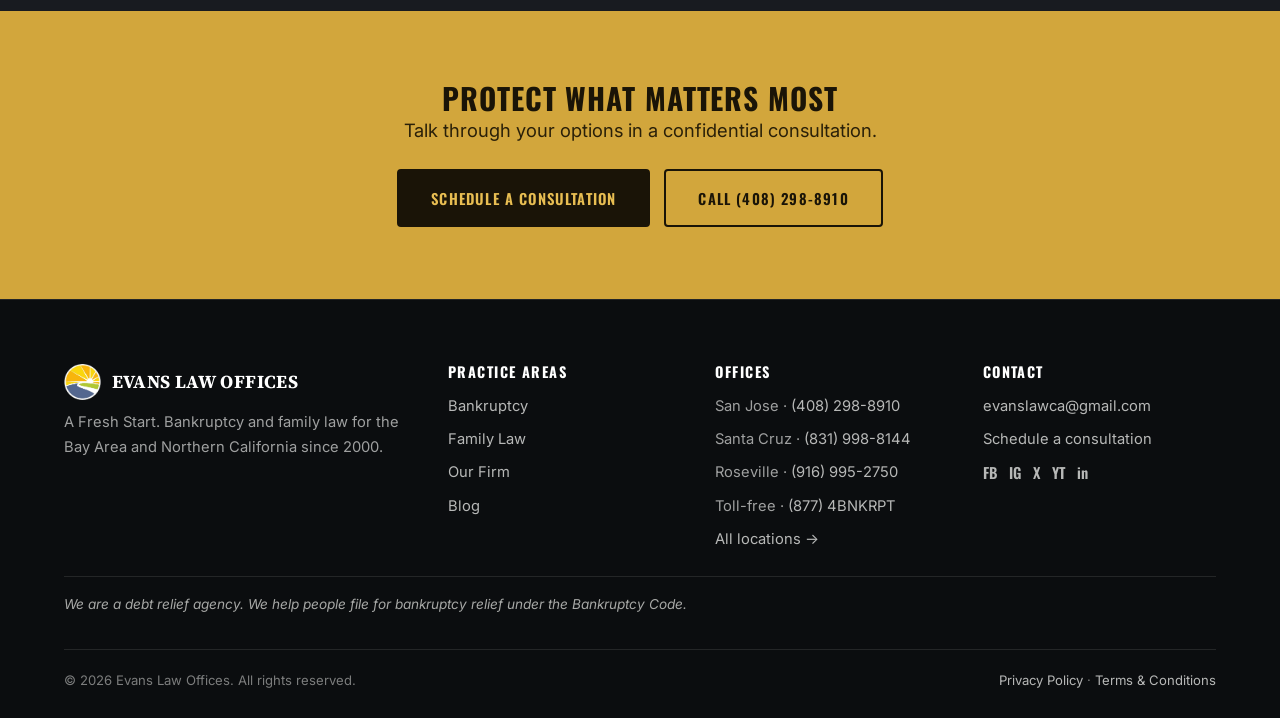
<file: family-law.html>
<!DOCTYPE html>
<html lang="en">
<head>
<meta charset="UTF-8">
<meta name="viewport" content="width=device-width, initial-scale=1.0">
<title>Family Law — Evans Law Offices | Divorce, Custody & Support, Northern California</title>
<meta name="description" content="Compassionate, determined family law representation: divorce, child custody, child support, spousal support, restraining orders, and relocation cases across Northern California.">
<link rel="preconnect" href="https://fonts.googleapis.com">
<link rel="preconnect" href="https://fonts.gstatic.com" crossorigin>
<link href="https://fonts.googleapis.com/css2?family=Inter:wght@400;600;700&family=Source+Serif+4:wght@500;600;700&display=swap" rel="stylesheet">
<link rel="stylesheet" href="css/styles.css">
<link rel="icon" href="assets/LOGO-LAW-1.png">
</head>
<body>
<header class="site-header">
  <nav class="nav">
    <a class="brand" href="index.html"><img src="assets/LOGO-LAW-1.png" alt="Evans Law Offices logo">Evans Law Offices</a>
    <button class="nav-toggle" aria-label="Toggle menu" onclick="document.getElementById('menu').classList.toggle('open')">☰</button>
    <ul class="nav-links" id="menu">
      <li><a href="index.html">Home</a></li>
      <li><a href="our-firm.html">Our Firm</a></li>
      <li><a href="bankruptcy.html">Bankruptcy</a></li>
      <li><a href="family-law.html">Family Law</a></li>
      <li><a href="offices.html">Offices</a></li>
      <li><a href="blog.html">Blog</a></li>
      <li><a href="contact.html">Contact</a></li>
      <li class="nav-cta">
        <a class="nav-phone" href="tel:+14082988910">(408) 298-8910</a>
        <a class="btn btn--gold" href="contact.html">Schedule a Consultation</a>
      </li>
    </ul>
  </nav>
</header>

<section class="page-hero">
  <div class="container">
    <p class="breadcrumb"><a href="index.html">Home</a> / Family Law</p>
    <h1>Family Law</h1>
    <p>Family matters are personal. We bring steady, experienced representation to divorce, custody,
       and support — protecting what matters most to you.</p>
  </div>
</section>

<section class="section">
  <div class="container">
    <p class="eyebrow">How We Help</p>
    <h2>Steady guidance through difficult transitions</h2>
    <p class="lead">One of the leading causes of divorce is financial and economic pressure. We've
       helped hundreds of people through dissolution and family disputes across Santa Clara, Monterey,
       Santa Cruz, and surrounding counties — handling complex relocation, domestic violence, and
       custody matters with care and resolve.</p>
  </div>
</section>

<section class="section section--sand">
  <div class="container">
    <div class="center" style="margin-bottom:32px"><h2>Family law services</h2></div>
    <div class="grid grid-3">
      <div class="card"><h3>Divorce</h3><p>Guidance through dissolution, asset division, and next steps.</p></div>
      <div class="card"><h3>Child Custody</h3><p>Protecting your relationship with your children.</p></div>
      <div class="card"><h3>Child Support</h3><p>Fair support orders and modifications.</p></div>
      <div class="card"><h3>Spousal Support</h3><p>Establishing or modifying spousal support.</p></div>
      <div class="card"><h3>Prenuptial &amp; Post-Nuptial Agreements</h3><p>Clear agreements that protect both partners.</p></div>
      <div class="card"><h3>Mediated / Marital Agreements</h3><p>Resolutions that reduce conflict and cost.</p></div>
      <div class="card"><h3>Domestic Violence &amp; Restraining Orders</h3><p>Urgent protection when you need it most.</p></div>
      <div class="card"><h3>Move-Away (Relocation) Cases</h3><p>Experienced handling of complex relocation disputes.</p></div>
    </div>
  </div>
</section>

<section class="cta-band">
  <div class="container">
    <h2>Protect what matters most</h2>
    <p style="font-size:1.15rem;margin-bottom:1.5rem">Talk through your options in a confidential consultation.</p>
    <div class="btn-row center">
      <a class="btn btn--ghost" href="contact.html">Schedule a Consultation</a>
      <a class="btn btn--outline" href="tel:+14082988910">Call (408) 298-8910</a>
    </div>
  </div>
</section>

<footer class="site-footer">
  <div class="container">
    <div class="footer-grid">
      <div><a class="brand" href="index.html" style="color:#fff;margin-bottom:10px"><img src="assets/LOGO-LAW-1.png" alt="" style="height:36px">Evans Law Offices</a><p style="margin-top:10px">A Fresh Start. Bankruptcy and family law for the Bay Area and Northern California since 2000.</p></div>
      <div><h4>Practice Areas</h4><ul><li><a href="bankruptcy.html">Bankruptcy</a></li><li><a href="family-law.html">Family Law</a></li><li><a href="our-firm.html">Our Firm</a></li><li><a href="blog.html">Blog</a></li></ul></div>
      <div><h4>Offices</h4><ul><li>San Jose · <a href="tel:+14082988910">(408) 298-8910</a></li><li>Santa Cruz · <a href="tel:+18319988144">(831) 998-8144</a></li><li>Roseville · <a href="tel:+19169952750">(916) 995-2750</a></li>
          <li>Toll-free · <a href="tel:+18774265778">(877) 4BNKRPT</a></li><li><a href="offices.html">All locations →</a></li></ul></div>
      <div><h4>Contact</h4><ul><li><a href="mailto:evanslawca@gmail.com">evanslawca@gmail.com</a></li><li><a href="contact.html">Schedule a consultation</a></li></ul><div class="socials"><a href="#">FB</a><a href="#">IG</a><a href="#">X</a><a href="#">YT</a><a href="#">in</a></div></div>
    </div>
    <p class="disclosure">We are a debt relief agency. We help people file for bankruptcy relief under the Bankruptcy Code.</p>
    <div class="footer-bottom"><span>© 2026 Evans Law Offices. All rights reserved.</span><span><a href="privacy-policy.html">Privacy Policy</a> · <a href="terms.html">Terms &amp; Conditions</a></span></div>
  </div>
</footer>
</body>
</html>
</file>
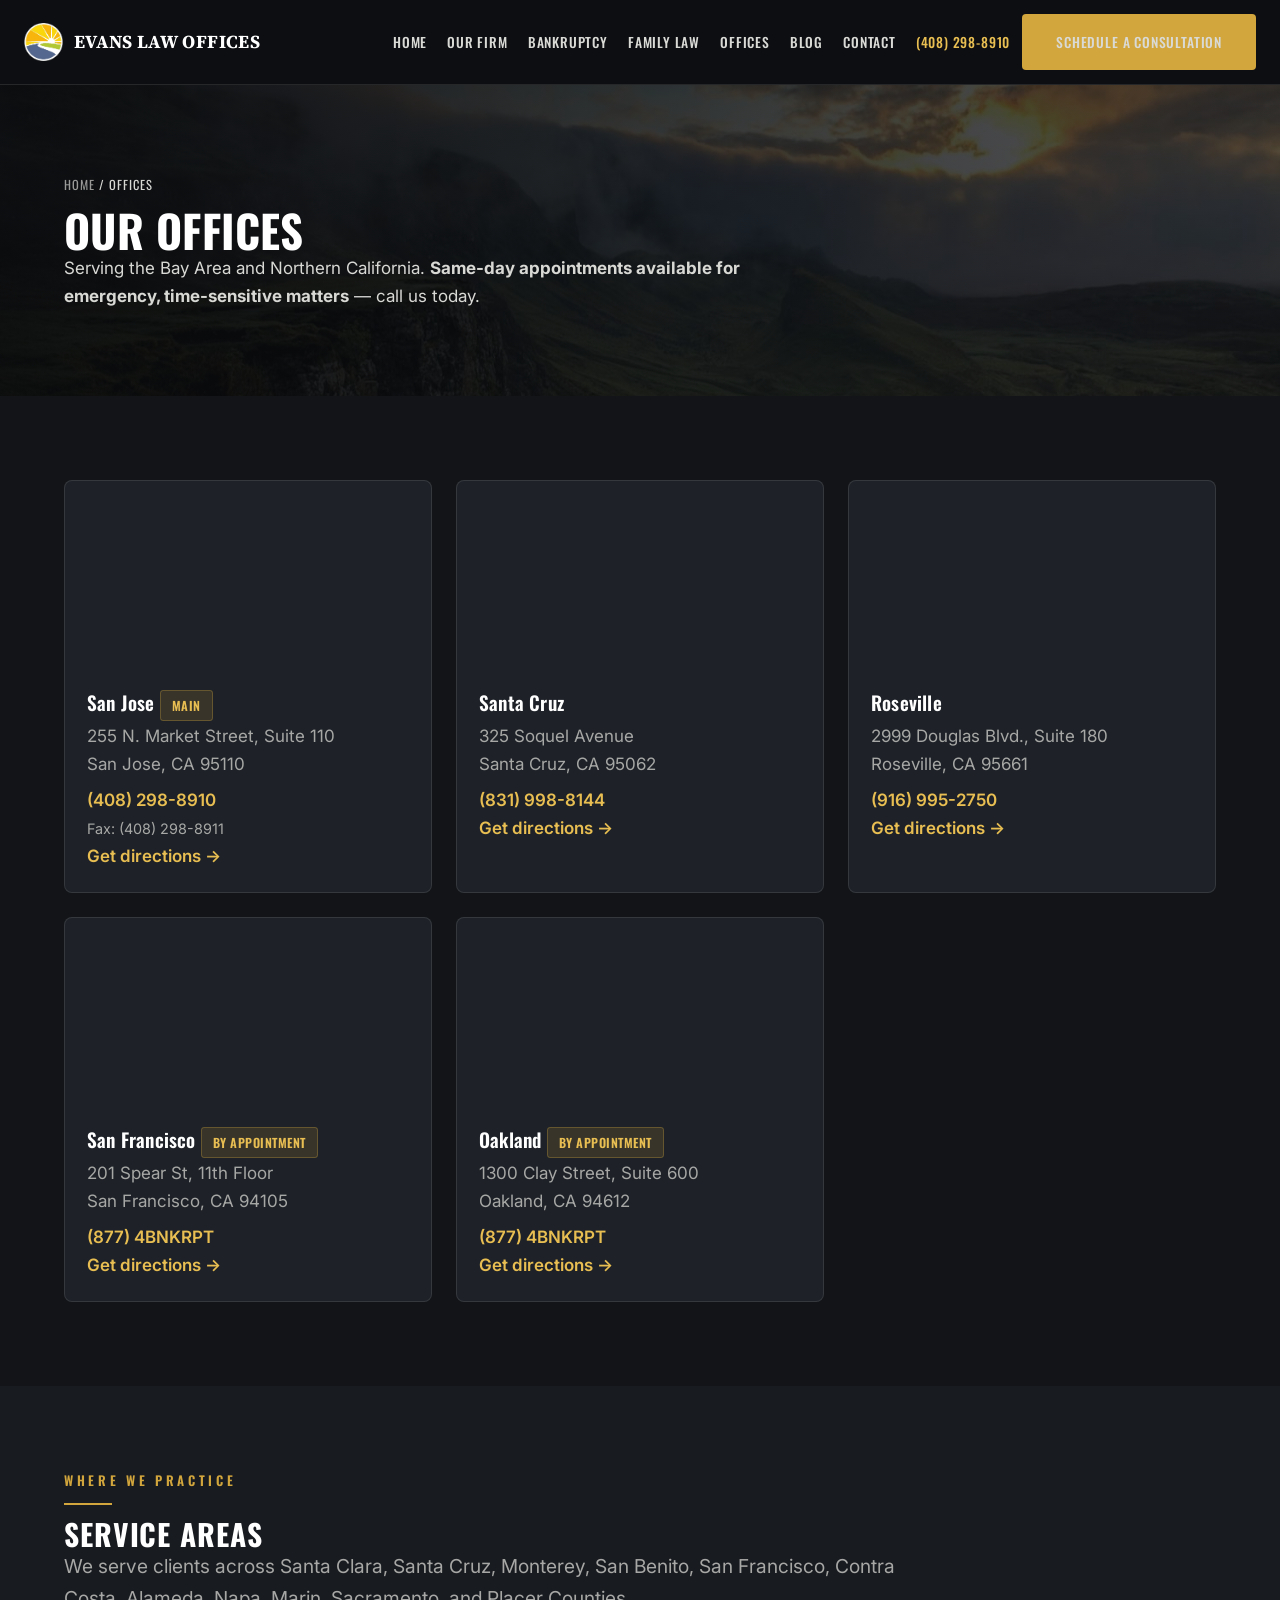
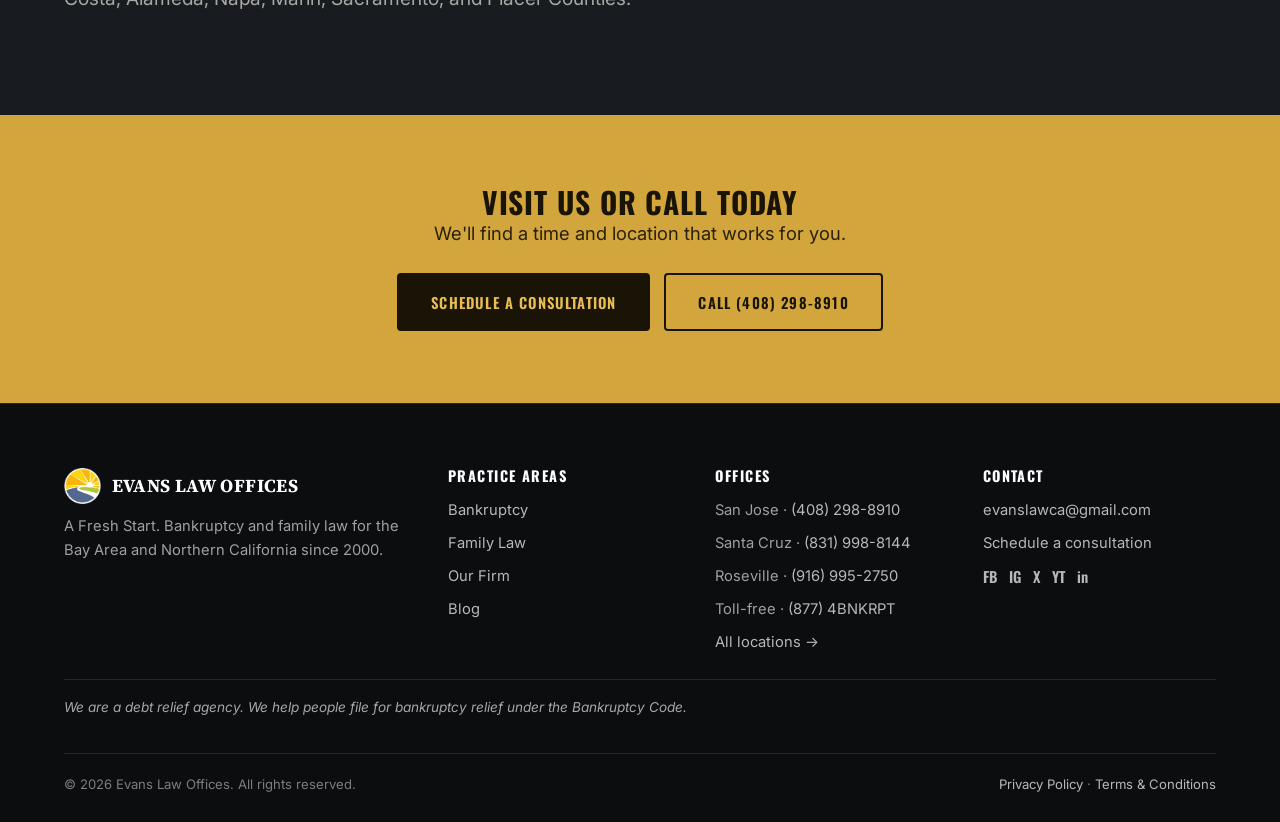
<file: offices.html>
<!DOCTYPE html>
<html lang="en">
<head>
<meta charset="UTF-8">
<meta name="viewport" content="width=device-width, initial-scale=1.0">
<title>Offices — Evans Law Offices | Northern California Locations</title>
<meta name="description" content="Evans Law Offices locations across Northern California — San Jose, Santa Cruz, Roseville and more. Serving Santa Clara, Santa Cruz, Monterey and surrounding counties.">
<link rel="preconnect" href="https://fonts.googleapis.com">
<link rel="preconnect" href="https://fonts.gstatic.com" crossorigin>
<link href="https://fonts.googleapis.com/css2?family=Inter:wght@400;600;700&family=Source+Serif+4:wght@500;600;700&display=swap" rel="stylesheet">
<link rel="stylesheet" href="css/styles.css">
<link rel="icon" href="assets/LOGO-LAW-1.png">
</head>
<body>
<header class="site-header">
  <nav class="nav">
    <a class="brand" href="index.html"><img src="assets/LOGO-LAW-1.png" alt="Evans Law Offices logo">Evans Law Offices</a>
    <button class="nav-toggle" aria-label="Toggle menu" onclick="document.getElementById('menu').classList.toggle('open')">☰</button>
    <ul class="nav-links" id="menu">
      <li><a href="index.html">Home</a></li>
      <li><a href="our-firm.html">Our Firm</a></li>
      <li><a href="bankruptcy.html">Bankruptcy</a></li>
      <li><a href="family-law.html">Family Law</a></li>
      <li><a href="offices.html">Offices</a></li>
      <li><a href="blog.html">Blog</a></li>
      <li><a href="contact.html">Contact</a></li>
      <li class="nav-cta">
        <a class="nav-phone" href="tel:+14082988910">(408) 298-8910</a>
        <a class="btn btn--gold" href="contact.html">Schedule a Consultation</a>
      </li>
    </ul>
  </nav>
</header>

<section class="page-hero">
  <div class="container">
    <p class="breadcrumb"><a href="index.html">Home</a> / Offices</p>
    <h1>Our Offices</h1>
    <p>Serving the Bay Area and Northern California. <strong>Same-day appointments available for emergency, time-sensitive matters</strong> — call us today.</p>
  </div>
</section>

<section class="section">
  <div class="container">
    <div class="grid grid-3">
      <div class="office">
        <iframe class="map" loading="lazy" title="San Jose office map" src="https://www.google.com/maps?q=255+N.+Market+Street+Suite+110+San+Jose+CA+95110&output=embed"></iframe>
        <div class="office-body"><h3>San Jose <span class="chip">Main</span></h3><address>255 N. Market Street, Suite 110<br>San Jose, CA 95110</address><a href="tel:+14082988910">(408) 298-8910</a><br><span style="color:var(--muted);font-size:.9rem">Fax: (408) 298-8911</span><br><a href="https://www.google.com/maps?q=255+N.+Market+Street+Suite+110+San+Jose+CA+95110" target="_blank" rel="noopener">Get directions →</a></div>
      </div>
      <div class="office">
        <iframe class="map" loading="lazy" title="Santa Cruz office map" src="https://www.google.com/maps?q=325+Soquel+Avenue+Santa+Cruz+CA+95062&output=embed"></iframe>
        <div class="office-body"><h3>Santa Cruz</h3><address>325 Soquel Avenue<br>Santa Cruz, CA 95062</address><a href="tel:+18319988144">(831) 998-8144</a><br><a href="https://www.google.com/maps?q=325+Soquel+Avenue+Santa+Cruz+CA+95062" target="_blank" rel="noopener">Get directions →</a></div>
      </div>
      <div class="office">
        <iframe class="map" loading="lazy" title="Roseville office map" src="https://www.google.com/maps?q=2999+Douglas+Blvd+Suite+180+Roseville+CA+95661&output=embed"></iframe>
        <div class="office-body"><h3>Roseville</h3><address>2999 Douglas Blvd., Suite 180<br>Roseville, CA 95661</address><a href="tel:+19169952750">(916) 995-2750</a><br><a href="https://www.google.com/maps?q=2999+Douglas+Blvd+Suite+180+Roseville+CA+95661" target="_blank" rel="noopener">Get directions →</a></div>
      </div>
      <div class="office">
        <iframe class="map" loading="lazy" title="San Francisco office map" src="https://www.google.com/maps?q=201+Spear+St+11th+Floor+San+Francisco+CA+94105&output=embed"></iframe>
        <div class="office-body"><h3>San Francisco <span class="chip">By appointment</span></h3><address>201 Spear St, 11th Floor<br>San Francisco, CA 94105</address><a href="tel:+18774265778">(877) 4BNKRPT</a><br><a href="https://www.google.com/maps?q=201+Spear+St+11th+Floor+San+Francisco+CA+94105" target="_blank" rel="noopener">Get directions →</a></div>
      </div>
      <div class="office">
        <iframe class="map" loading="lazy" title="Oakland office map" src="https://www.google.com/maps?q=1300+Clay+Street+Suite+600+Oakland+CA+94612&output=embed"></iframe>
        <div class="office-body"><h3>Oakland <span class="chip">By appointment</span></h3><address>1300 Clay Street, Suite 600<br>Oakland, CA 94612</address><a href="tel:+18774265778">(877) 4BNKRPT</a><br><a href="https://www.google.com/maps?q=1300+Clay+Street+Suite+600+Oakland+CA+94612" target="_blank" rel="noopener">Get directions →</a></div>
      </div>
    </div>
  </div>
</section>

<section class="section section--sand">
  <div class="container">
    <p class="eyebrow">Where We Practice</p>
    <h2>Service areas</h2>
    <p class="lead">We serve clients across Santa Clara, Santa Cruz, Monterey, San Benito, San Francisco,
       Contra Costa, Alameda, Napa, Marin, Sacramento, and Placer Counties.</p>
  </div>
</section>

<section class="cta-band">
  <div class="container">
    <h2>Visit us or call today</h2>
    <p style="font-size:1.15rem;margin-bottom:1.5rem">We'll find a time and location that works for you.</p>
    <div class="btn-row center">
      <a class="btn btn--ghost" href="contact.html">Schedule a Consultation</a>
      <a class="btn btn--outline" href="tel:+14082988910">Call (408) 298-8910</a>
    </div>
  </div>
</section>

<footer class="site-footer">
  <div class="container">
    <div class="footer-grid">
      <div><a class="brand" href="index.html" style="color:#fff;margin-bottom:10px"><img src="assets/LOGO-LAW-1.png" alt="" style="height:36px">Evans Law Offices</a><p style="margin-top:10px">A Fresh Start. Bankruptcy and family law for the Bay Area and Northern California since 2000.</p></div>
      <div><h4>Practice Areas</h4><ul><li><a href="bankruptcy.html">Bankruptcy</a></li><li><a href="family-law.html">Family Law</a></li><li><a href="our-firm.html">Our Firm</a></li><li><a href="blog.html">Blog</a></li></ul></div>
      <div><h4>Offices</h4><ul><li>San Jose · <a href="tel:+14082988910">(408) 298-8910</a></li><li>Santa Cruz · <a href="tel:+18319988144">(831) 998-8144</a></li><li>Roseville · <a href="tel:+19169952750">(916) 995-2750</a></li>
          <li>Toll-free · <a href="tel:+18774265778">(877) 4BNKRPT</a></li><li><a href="offices.html">All locations →</a></li></ul></div>
      <div><h4>Contact</h4><ul><li><a href="mailto:evanslawca@gmail.com">evanslawca@gmail.com</a></li><li><a href="contact.html">Schedule a consultation</a></li></ul><div class="socials"><a href="#">FB</a><a href="#">IG</a><a href="#">X</a><a href="#">YT</a><a href="#">in</a></div></div>
    </div>
    <p class="disclosure">We are a debt relief agency. We help people file for bankruptcy relief under the Bankruptcy Code.</p>
    <div class="footer-bottom"><span>© 2026 Evans Law Offices. All rights reserved.</span><span><a href="privacy-policy.html">Privacy Policy</a> · <a href="terms.html">Terms &amp; Conditions</a></span></div>
  </div>
</footer>
</body>
</html>
</file>
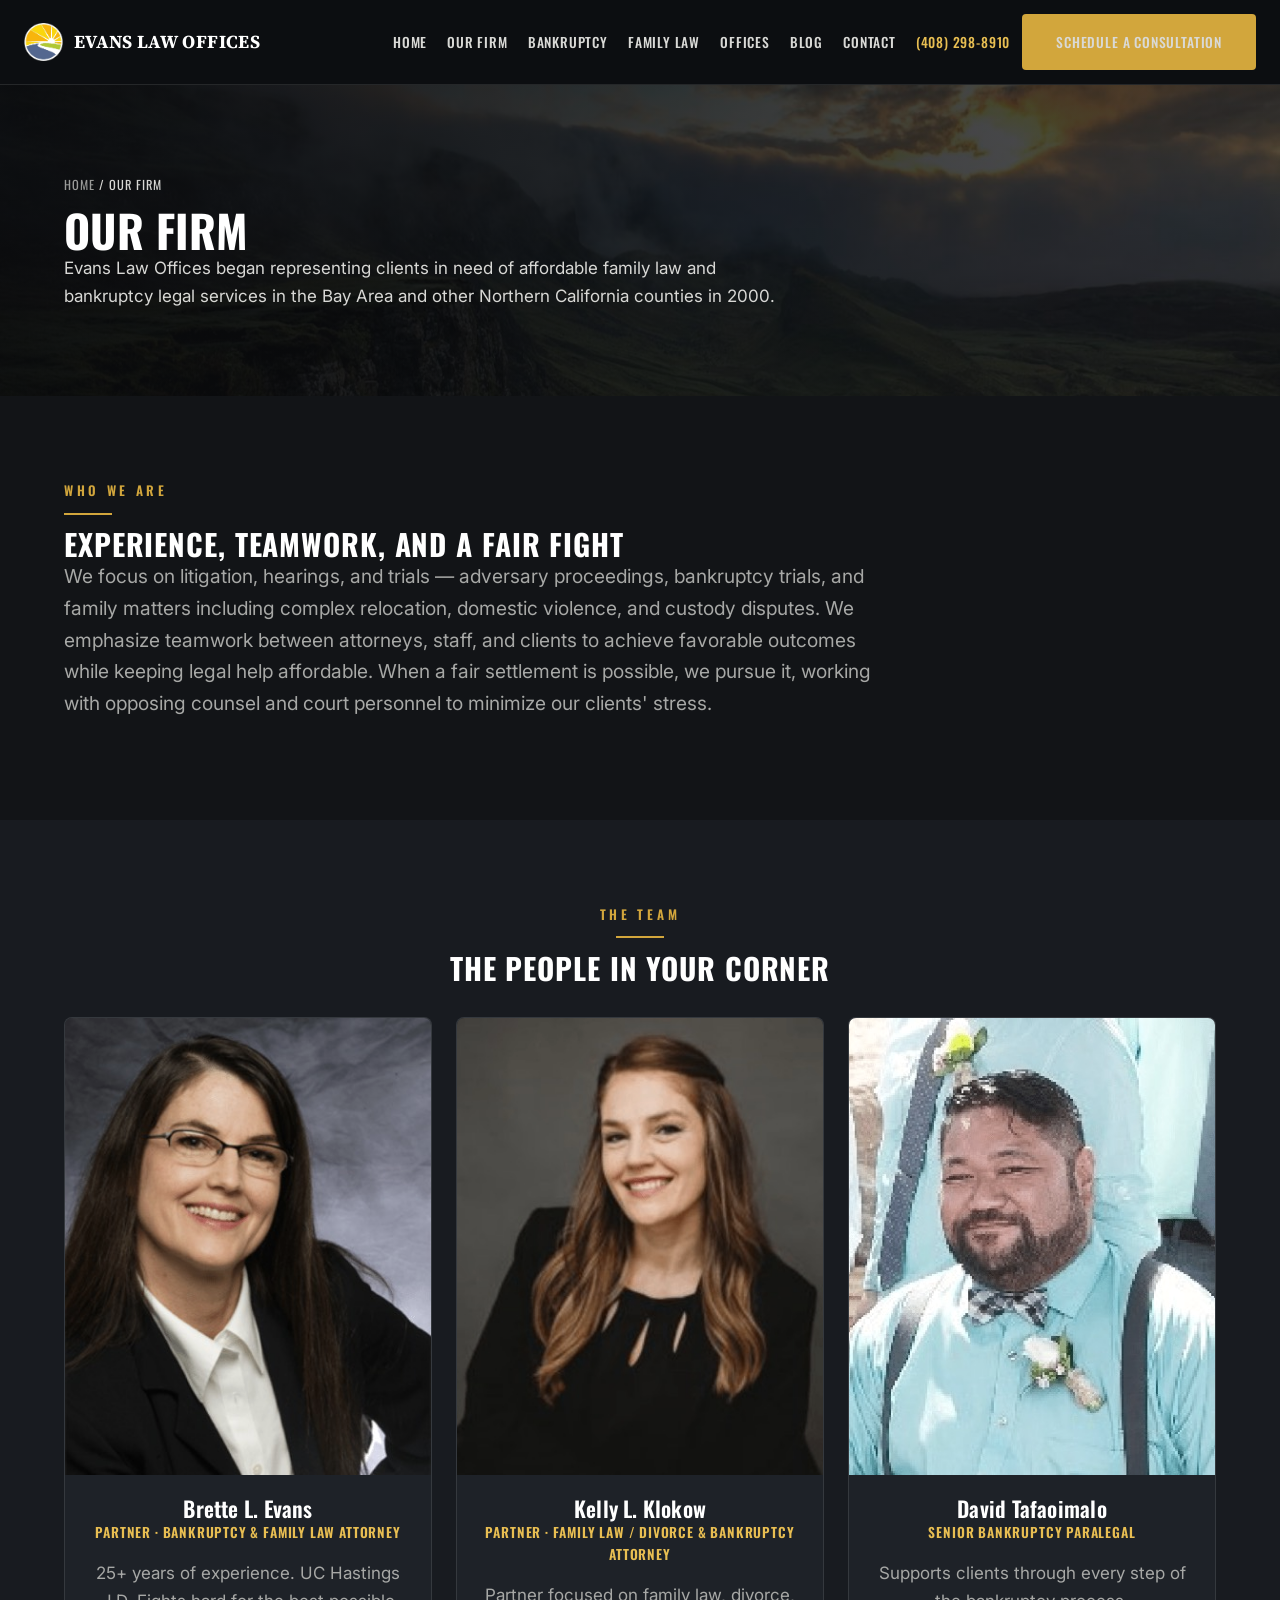
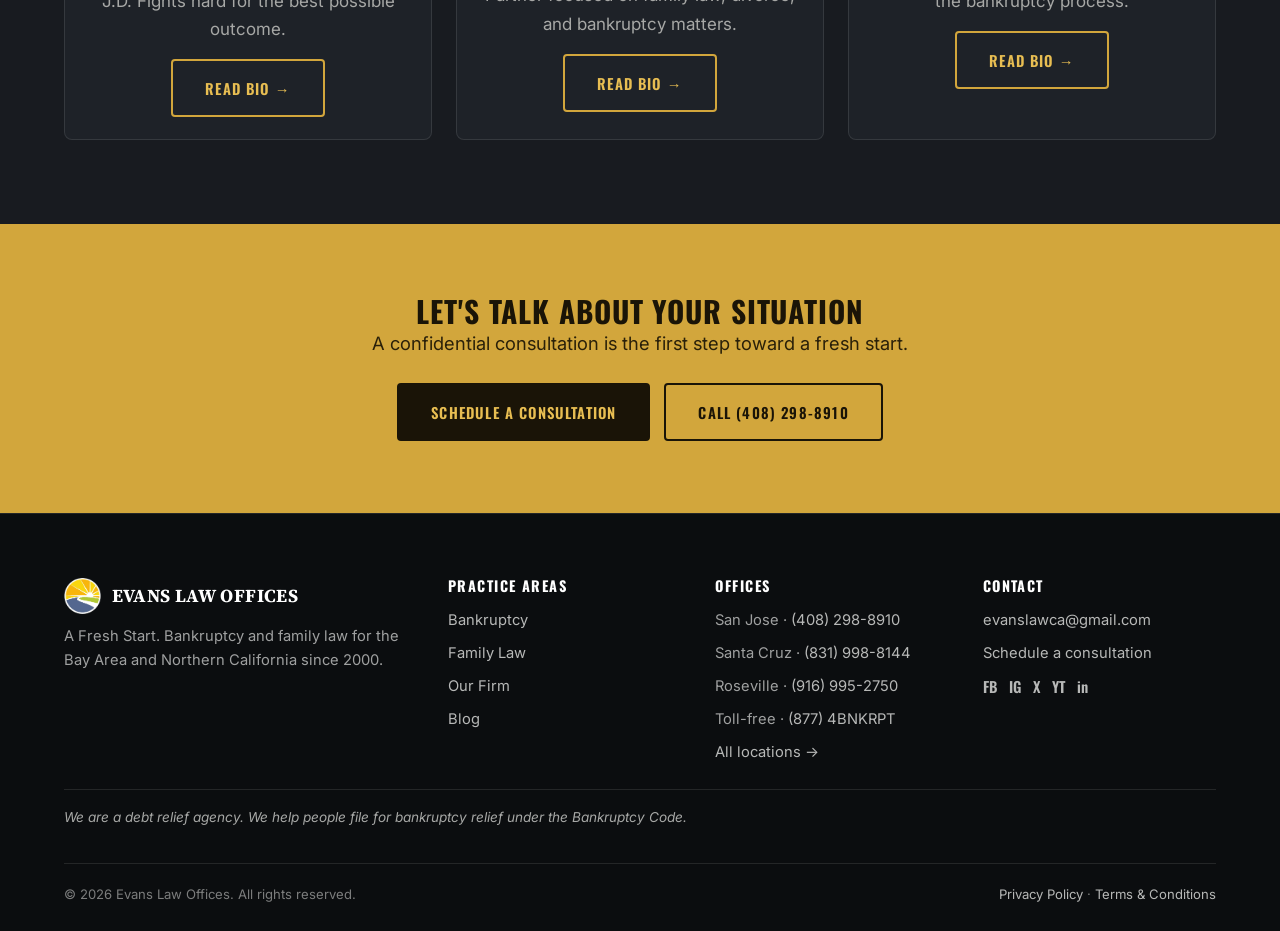
<file: our-firm.html>
<!DOCTYPE html>
<html lang="en">
<head>
<meta charset="UTF-8">
<meta name="viewport" content="width=device-width, initial-scale=1.0">
<title>Our Firm — Evans Law Offices | Bankruptcy & Family Law Attorneys</title>
<meta name="description" content="Meet the Evans Law Offices team. Bankruptcy and family law attorneys serving Northern California since 2000 with personal attention and decades of experience.">
<link rel="preconnect" href="https://fonts.googleapis.com">
<link rel="preconnect" href="https://fonts.gstatic.com" crossorigin>
<link href="https://fonts.googleapis.com/css2?family=Inter:wght@400;600;700&family=Source+Serif+4:wght@500;600;700&display=swap" rel="stylesheet">
<link rel="stylesheet" href="css/styles.css">
<link rel="icon" href="assets/LOGO-LAW-1.png">
</head>
<body>
<header class="site-header">
  <nav class="nav">
    <a class="brand" href="index.html"><img src="assets/LOGO-LAW-1.png" alt="Evans Law Offices logo">Evans Law Offices</a>
    <button class="nav-toggle" aria-label="Toggle menu" onclick="document.getElementById('menu').classList.toggle('open')">☰</button>
    <ul class="nav-links" id="menu">
      <li><a href="index.html">Home</a></li>
      <li><a href="our-firm.html">Our Firm</a></li>
      <li><a href="bankruptcy.html">Bankruptcy</a></li>
      <li><a href="family-law.html">Family Law</a></li>
      <li><a href="offices.html">Offices</a></li>
      <li><a href="blog.html">Blog</a></li>
      <li><a href="contact.html">Contact</a></li>
      <li class="nav-cta">
        <a class="nav-phone" href="tel:+14082988910">(408) 298-8910</a>
        <a class="btn btn--gold" href="contact.html">Schedule a Consultation</a>
      </li>
    </ul>
  </nav>
</header>

<section class="page-hero">
  <div class="container">
    <p class="breadcrumb"><a href="index.html">Home</a> / Our Firm</p>
    <h1>Our Firm</h1>
    <p>Evans Law Offices began representing clients in need of affordable family law and bankruptcy
       legal services in the Bay Area and other Northern California counties in 2000.</p>
  </div>
</section>

<section class="section">
  <div class="container">
    <p class="eyebrow">Who We Are</p>
    <h2>Experience, teamwork, and a fair fight</h2>
    <p class="lead">We focus on litigation, hearings, and trials — adversary proceedings, bankruptcy
       trials, and family matters including complex relocation, domestic violence, and custody
       disputes. We emphasize teamwork between attorneys, staff, and clients to achieve favorable
       outcomes while keeping legal help affordable. When a fair settlement is possible, we pursue it,
       working with opposing counsel and court personnel to minimize our clients' stress.</p>
  </div>
</section>

<section class="section section--sand">
  <div class="container">
    <div class="center" style="margin-bottom:32px">
      <p class="eyebrow">The Team</p>
      <h2>The people in your corner</h2>
    </div>
    <div class="grid grid-3">
      <div class="member">
        <img class="member-img" loading="lazy" decoding="async" src="assets/attorney-brette.jpg" alt="Brette L. Evans, Partner">
        <div class="body">
          <h3>Brette L. Evans</h3>
          <p class="role">Partner · Bankruptcy &amp; Family Law Attorney</p>
          <p>25+ years of experience. UC Hastings J.D. Fights hard for the best possible outcome.</p>
          <a class="btn btn--ghost" href="team/brette-l-evans.html">Read bio →</a>
        </div>
      </div>
      <div class="member">
        <img class="member-img" loading="lazy" decoding="async" src="assets/attorney-kelly.jpg" alt="Kelly L. Klokow, Partner">
        <div class="body">
          <h3>Kelly L. Klokow</h3>
          <p class="role">Partner · Family Law / Divorce &amp; Bankruptcy Attorney</p>
          <p>Partner focused on family law, divorce, and bankruptcy matters.</p>
          <a class="btn btn--ghost" href="team/kelly-l-klokow.html">Read bio →</a>
        </div>
      </div>
      <div class="member">
        <img class="member-img" loading="lazy" decoding="async" src="assets/attorney-david.jpg" alt="David Tafaoimalo, Senior Bankruptcy Paralegal">
        <div class="body">
          <h3>David Tafaoimalo</h3>
          <p class="role">Senior Bankruptcy Paralegal</p>
          <p>Supports clients through every step of the bankruptcy process.</p>
          <a class="btn btn--ghost" href="team/david-tafaoimalo.html">Read bio →</a>
        </div>
      </div>
    </div>
  </div>
</section>

<section class="cta-band">
  <div class="container">
    <h2>Let's talk about your situation</h2>
    <p style="font-size:1.15rem;margin-bottom:1.5rem">A confidential consultation is the first step toward a fresh start.</p>
    <div class="btn-row center">
      <a class="btn btn--ghost" href="contact.html">Schedule a Consultation</a>
      <a class="btn btn--outline" href="tel:+14082988910">Call (408) 298-8910</a>
    </div>
  </div>
</section>

<footer class="site-footer">
  <div class="container">
    <div class="footer-grid">
      <div>
        <a class="brand" href="index.html" style="color:#fff;margin-bottom:10px"><img src="assets/LOGO-LAW-1.png" alt="" style="height:36px">Evans Law Offices</a>
        <p style="margin-top:10px">A Fresh Start. Bankruptcy and family law for the Bay Area and Northern California since 2000.</p>
      </div>
      <div><h4>Practice Areas</h4><ul><li><a href="bankruptcy.html">Bankruptcy</a></li><li><a href="family-law.html">Family Law</a></li><li><a href="our-firm.html">Our Firm</a></li><li><a href="blog.html">Blog</a></li></ul></div>
      <div><h4>Offices</h4><ul><li>San Jose · <a href="tel:+14082988910">(408) 298-8910</a></li><li>Santa Cruz · <a href="tel:+18319988144">(831) 998-8144</a></li><li>Roseville · <a href="tel:+19169952750">(916) 995-2750</a></li>
          <li>Toll-free · <a href="tel:+18774265778">(877) 4BNKRPT</a></li><li><a href="offices.html">All locations →</a></li></ul></div>
      <div><h4>Contact</h4><ul><li><a href="mailto:evanslawca@gmail.com">evanslawca@gmail.com</a></li><li><a href="contact.html">Schedule a consultation</a></li></ul><div class="socials"><a href="#">FB</a><a href="#">IG</a><a href="#">X</a><a href="#">YT</a><a href="#">in</a></div></div>
    </div>
    <p class="disclosure">We are a debt relief agency. We help people file for bankruptcy relief under the Bankruptcy Code.</p>
    <div class="footer-bottom"><span>© 2026 Evans Law Offices. All rights reserved.</span><span><a href="privacy-policy.html">Privacy Policy</a> · <a href="terms.html">Terms &amp; Conditions</a></span></div>
  </div>
</footer>
</body>
</html>
</file>
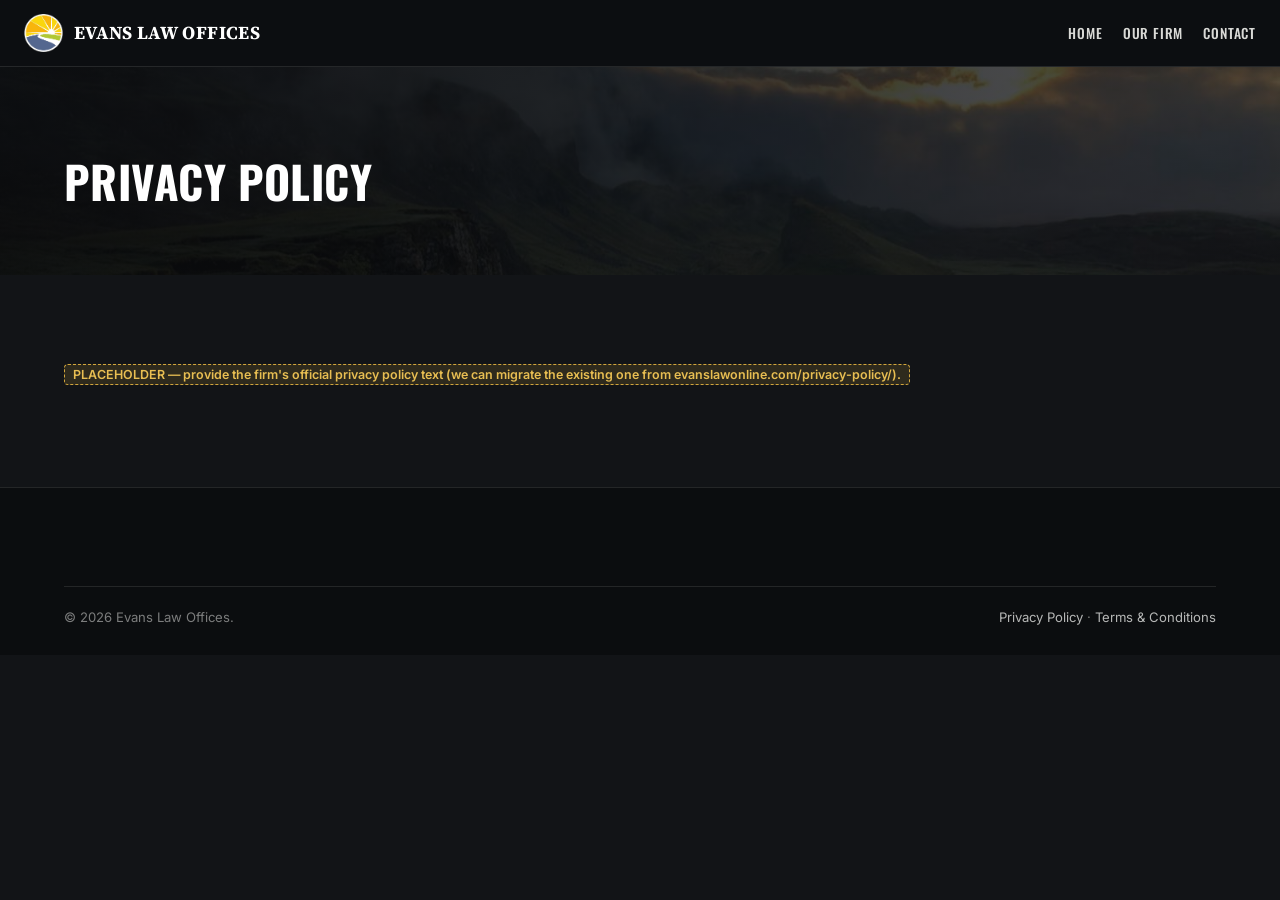
<file: privacy-policy.html>
<!DOCTYPE html>
<html lang="en">
<head>
<meta charset="UTF-8">
<meta name="viewport" content="width=device-width, initial-scale=1.0">
<title>Privacy Policy — Evans Law Offices</title>
<meta name="robots" content="noindex">
<link href="https://fonts.googleapis.com/css2?family=Inter:wght@400;600;700&family=Source+Serif+4:wght@500;600;700&display=swap" rel="stylesheet">
<link rel="stylesheet" href="css/styles.css">
<link rel="icon" href="assets/LOGO-LAW-1.png">
</head>
<body>
<header class="site-header">
  <nav class="nav">
    <a class="brand" href="index.html"><img src="assets/LOGO-LAW-1.png" alt="Evans Law Offices logo">Evans Law Offices</a>
    <ul class="nav-links" id="menu">
      <li><a href="index.html">Home</a></li>
      <li><a href="our-firm.html">Our Firm</a></li>
      <li><a href="contact.html">Contact</a></li>
    </ul>
  </nav>
</header>
<section class="page-hero"><div class="container"><h1>Privacy Policy</h1></div></section>
<section class="section"><div class="container">
  <p><span class="flag">PLACEHOLDER — provide the firm's official privacy policy text (we can migrate the existing one from evanslawonline.com/privacy-policy/).</span></p>
</div></section>
<footer class="site-footer"><div class="container"><div class="footer-bottom"><span>© 2026 Evans Law Offices.</span><span><a href="privacy-policy.html">Privacy Policy</a> · <a href="terms.html">Terms &amp; Conditions</a></span></div></div></footer>
</body>
</html>
</file>
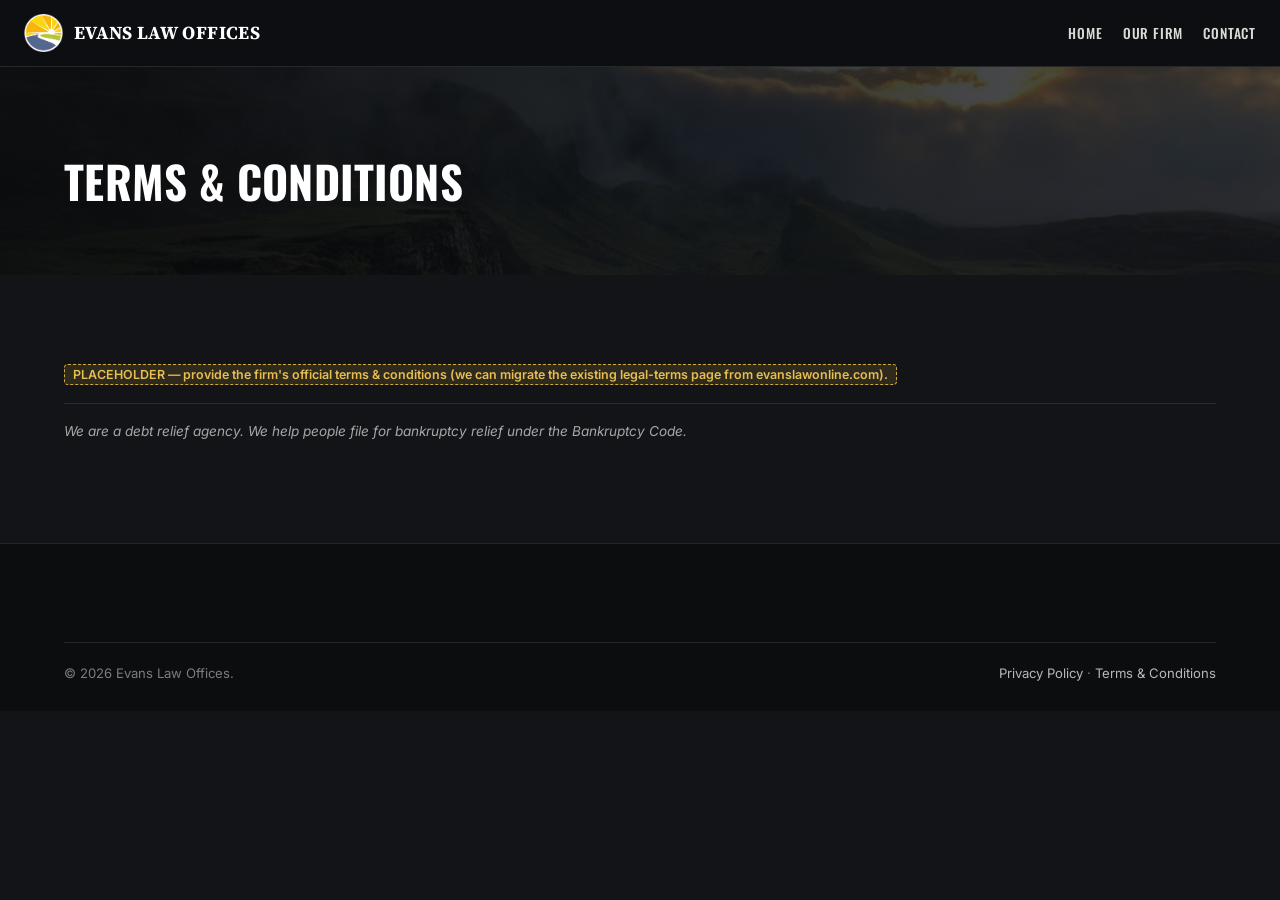
<file: terms.html>
<!DOCTYPE html>
<html lang="en">
<head>
<meta charset="UTF-8">
<meta name="viewport" content="width=device-width, initial-scale=1.0">
<title>Terms &amp; Conditions — Evans Law Offices</title>
<meta name="robots" content="noindex">
<link href="https://fonts.googleapis.com/css2?family=Inter:wght@400;600;700&family=Source+Serif+4:wght@500;600;700&display=swap" rel="stylesheet">
<link rel="stylesheet" href="css/styles.css">
<link rel="icon" href="assets/LOGO-LAW-1.png">
</head>
<body>
<header class="site-header">
  <nav class="nav">
    <a class="brand" href="index.html"><img src="assets/LOGO-LAW-1.png" alt="Evans Law Offices logo">Evans Law Offices</a>
    <ul class="nav-links" id="menu">
      <li><a href="index.html">Home</a></li>
      <li><a href="our-firm.html">Our Firm</a></li>
      <li><a href="contact.html">Contact</a></li>
    </ul>
  </nav>
</header>
<section class="page-hero"><div class="container"><h1>Terms &amp; Conditions</h1></div></section>
<section class="section"><div class="container">
  <p><span class="flag">PLACEHOLDER — provide the firm's official terms &amp; conditions (we can migrate the existing legal-terms page from evanslawonline.com).</span></p>
  <p class="disclosure">We are a debt relief agency. We help people file for bankruptcy relief under the Bankruptcy Code.</p>
</div></section>
<footer class="site-footer"><div class="container"><div class="footer-bottom"><span>© 2026 Evans Law Offices.</span><span><a href="privacy-policy.html">Privacy Policy</a> · <a href="terms.html">Terms &amp; Conditions</a></span></div></div></footer>
</body>
</html>
</file>
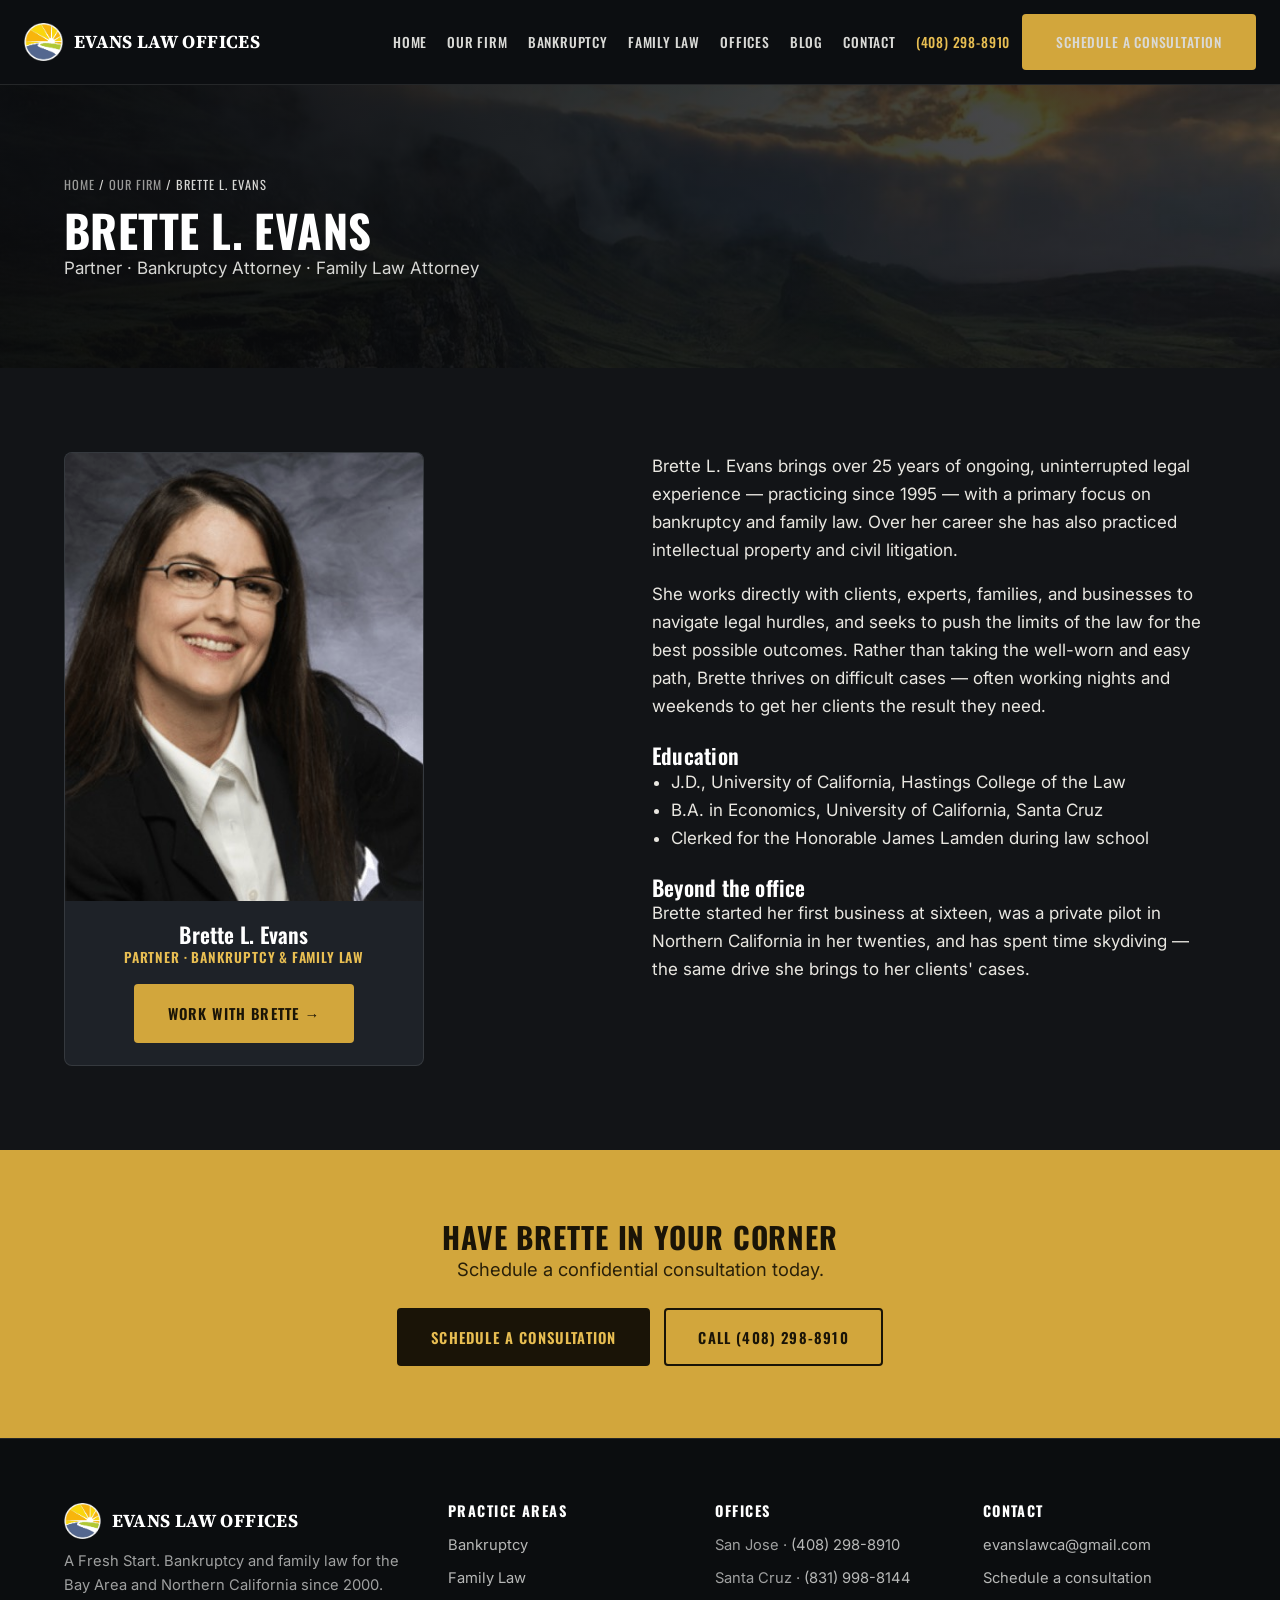
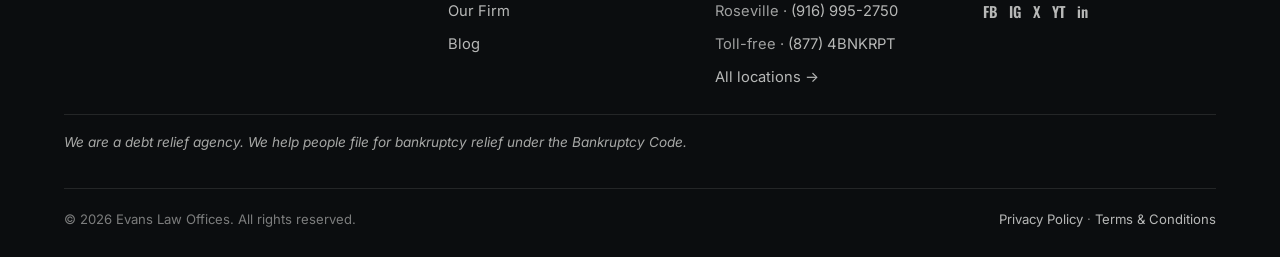
<file: team/brette-l-evans.html>
<!DOCTYPE html>
<html lang="en">
<head>
<meta charset="UTF-8">
<meta name="viewport" content="width=device-width, initial-scale=1.0">
<title>Brette L. Evans — Partner, Bankruptcy & Family Law | Evans Law Offices</title>
<meta name="description" content="Brette L. Evans is a partner at Evans Law Offices with 25+ years of bankruptcy and family law experience. UC Hastings J.D. Serving Northern California.">
<link rel="preconnect" href="https://fonts.googleapis.com">
<link rel="preconnect" href="https://fonts.gstatic.com" crossorigin>
<link href="https://fonts.googleapis.com/css2?family=Inter:wght@400;600;700&family=Source+Serif+4:wght@500;600;700&display=swap" rel="stylesheet">
<link rel="stylesheet" href="../css/styles.css">
<link rel="icon" href="../assets/LOGO-LAW-1.png">
</head>
<body>
<header class="site-header">
  <nav class="nav">
    <a class="brand" href="../index.html"><img src="../assets/LOGO-LAW-1.png" alt="Evans Law Offices logo">Evans Law Offices</a>
    <button class="nav-toggle" aria-label="Toggle menu" onclick="document.getElementById('menu').classList.toggle('open')">☰</button>
    <ul class="nav-links" id="menu">
      <li><a href="../index.html">Home</a></li>
      <li><a href="../our-firm.html">Our Firm</a></li>
      <li><a href="../bankruptcy.html">Bankruptcy</a></li>
      <li><a href="../family-law.html">Family Law</a></li>
      <li><a href="../offices.html">Offices</a></li>
      <li><a href="../blog.html">Blog</a></li>
      <li><a href="../contact.html">Contact</a></li>
      <li class="nav-cta">
        <a class="nav-phone" href="tel:+14082988910">(408) 298-8910</a>
        <a class="btn btn--gold" href="../contact.html">Schedule a Consultation</a>
      </li>
    </ul>
  </nav>
</header>

<section class="page-hero">
  <div class="container">
    <p class="breadcrumb"><a href="../index.html">Home</a> / <a href="../our-firm.html">Our Firm</a> / Brette L. Evans</p>
    <h1>Brette L. Evans</h1>
    <p>Partner · Bankruptcy Attorney · Family Law Attorney</p>
  </div>
</section>

<section class="section">
  <div class="container grid grid-2" style="align-items:start">
    <div class="member" style="max-width:360px">
      <img class="member-img" loading="lazy" decoding="async" src="../assets/attorney-brette.jpg" alt="Brette L. Evans, Partner">
      <div class="body">
        <h3>Brette L. Evans</h3>
        <p class="role">Partner · Bankruptcy &amp; Family Law</p>
        <a class="btn btn--gold" href="../contact.html">Work with Brette →</a>
      </div>
    </div>
    <div>
      <p>Brette L. Evans brings over 25 years of ongoing, uninterrupted legal experience — practicing
         since 1995 — with a primary focus on bankruptcy and family law. Over her career she has also
         practiced intellectual property and civil litigation.</p>
      <p>She works directly with clients, experts, families, and businesses to navigate legal hurdles,
         and seeks to push the limits of the law for the best possible outcomes. Rather than taking the
         well-worn and easy path, Brette thrives on difficult cases — often working nights and weekends
         to get her clients the result they need.</p>
      <h3 style="margin-top:1.5rem">Education</h3>
      <ul style="margin:0 0 1rem 1.2rem">
        <li>J.D., University of California, Hastings College of the Law</li>
        <li>B.A. in Economics, University of California, Santa Cruz</li>
        <li>Clerked for the Honorable James Lamden during law school</li>
      </ul>
      <h3 style="margin-top:1.5rem">Beyond the office</h3>
      <p>Brette started her first business at sixteen, was a private pilot in Northern California in her
         twenties, and has spent time skydiving — the same drive she brings to her clients' cases.</p>
    </div>
  </div>
</section>

<section class="cta-band">
  <div class="container">
    <h2>Have Brette in your corner</h2>
    <p style="font-size:1.15rem;margin-bottom:1.5rem">Schedule a confidential consultation today.</p>
    <div class="btn-row center">
      <a class="btn btn--ghost" href="../contact.html">Schedule a Consultation</a>
      <a class="btn btn--outline" href="tel:+14082988910">Call (408) 298-8910</a>
    </div>
  </div>
</section>

<footer class="site-footer">
  <div class="container">
    <div class="footer-grid">
      <div><a class="brand" href="../index.html" style="color:#fff;margin-bottom:10px"><img src="../assets/LOGO-LAW-1.png" alt="" style="height:36px">Evans Law Offices</a><p style="margin-top:10px">A Fresh Start. Bankruptcy and family law for the Bay Area and Northern California since 2000.</p></div>
      <div><h4>Practice Areas</h4><ul><li><a href="../bankruptcy.html">Bankruptcy</a></li><li><a href="../family-law.html">Family Law</a></li><li><a href="../our-firm.html">Our Firm</a></li><li><a href="../blog.html">Blog</a></li></ul></div>
      <div><h4>Offices</h4><ul><li>San Jose · <a href="tel:+14082988910">(408) 298-8910</a></li><li>Santa Cruz · <a href="tel:+18319988144">(831) 998-8144</a></li><li>Roseville · <a href="tel:+19169952750">(916) 995-2750</a></li>
          <li>Toll-free · <a href="tel:+18774265778">(877) 4BNKRPT</a></li><li><a href="../offices.html">All locations →</a></li></ul></div>
      <div><h4>Contact</h4><ul><li><a href="mailto:evanslawca@gmail.com">evanslawca@gmail.com</a></li><li><a href="../contact.html">Schedule a consultation</a></li></ul><div class="socials"><a href="#">FB</a><a href="#">IG</a><a href="#">X</a><a href="#">YT</a><a href="#">in</a></div></div>
    </div>
    <p class="disclosure">We are a debt relief agency. We help people file for bankruptcy relief under the Bankruptcy Code.</p>
    <div class="footer-bottom"><span>© 2026 Evans Law Offices. All rights reserved.</span><span><a href="../privacy-policy.html">Privacy Policy</a> · <a href="../terms.html">Terms &amp; Conditions</a></span></div>
  </div>
</footer>
</body>
</html>
</file>
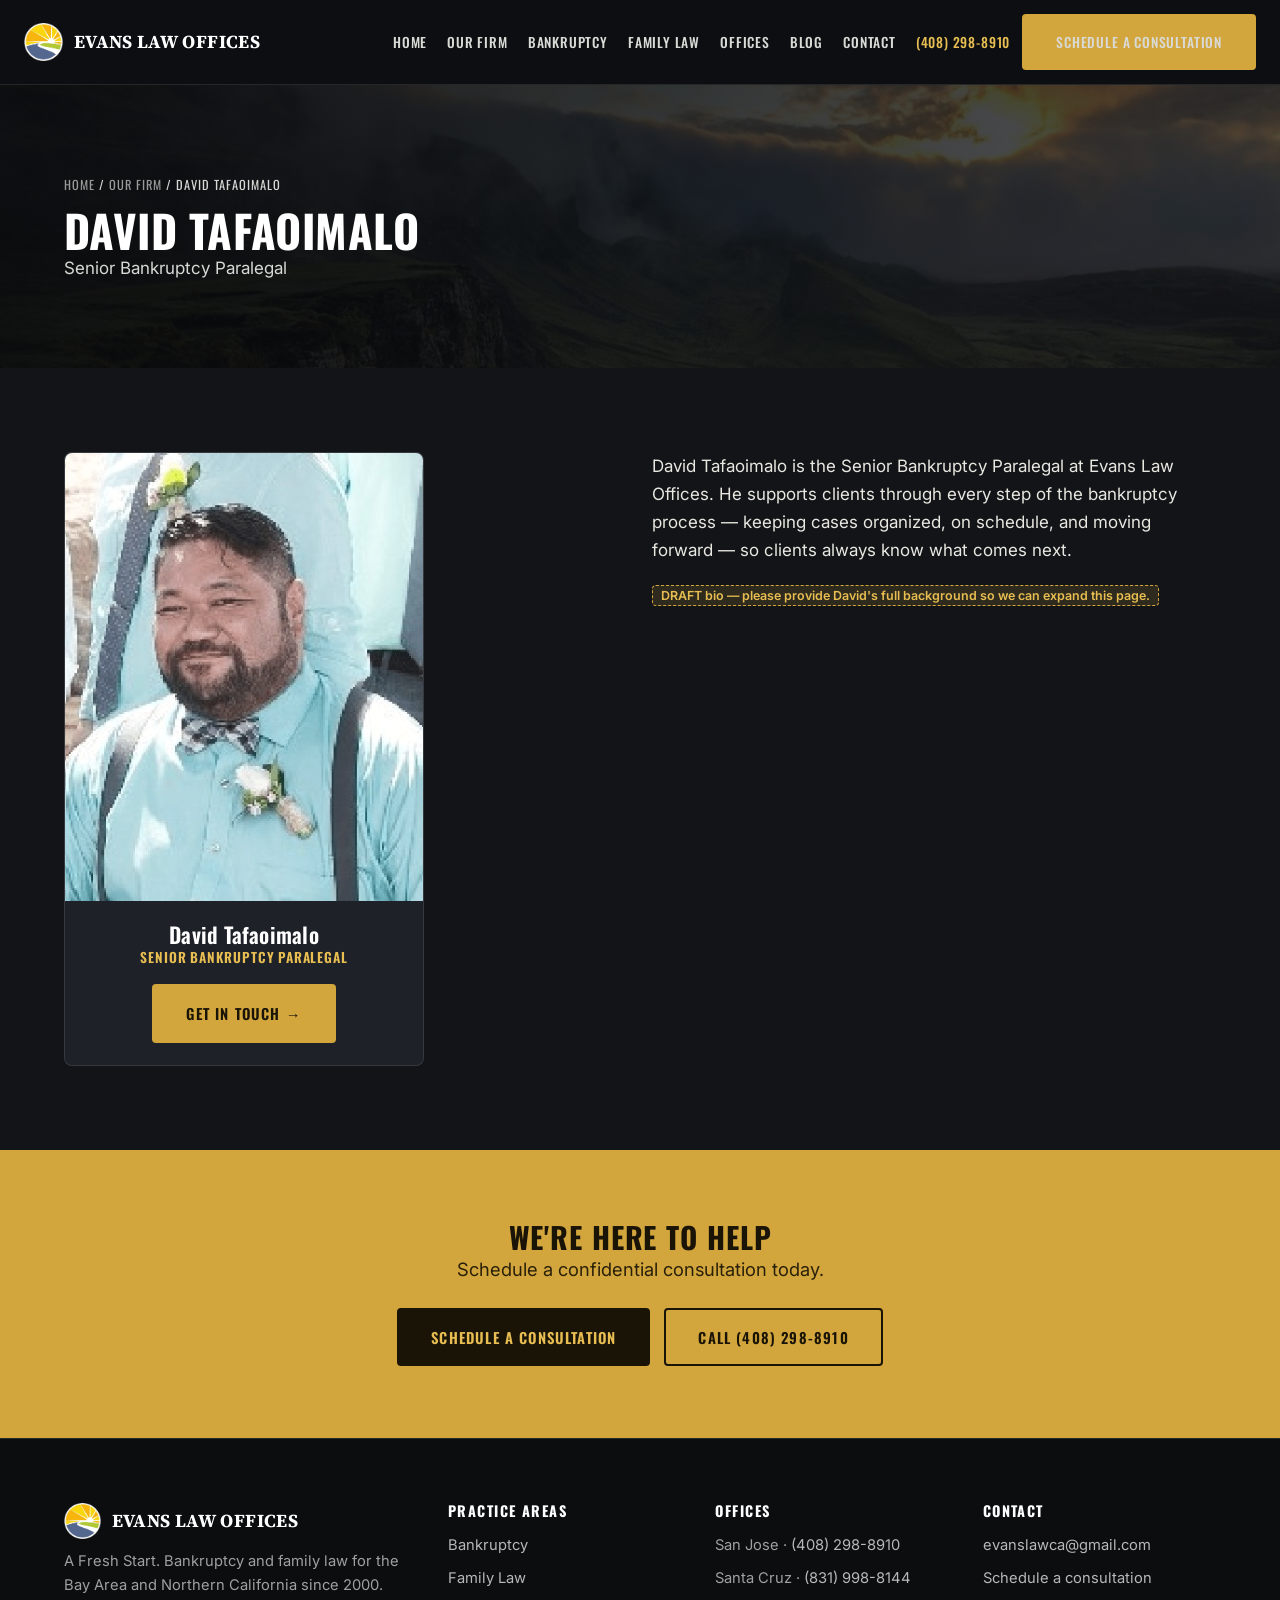
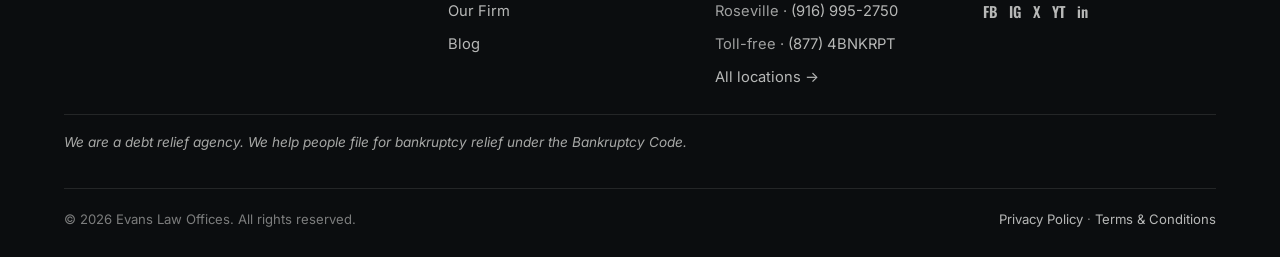
<file: team/david-tafaoimalo.html>
<!DOCTYPE html>
<html lang="en">
<head>
<meta charset="UTF-8">
<meta name="viewport" content="width=device-width, initial-scale=1.0">
<title>David Tafaoimalo — Senior Bankruptcy Paralegal | Evans Law Offices</title>
<meta name="description" content="David Tafaoimalo is the Senior Bankruptcy Paralegal at Evans Law Offices, supporting clients through every step of the bankruptcy process.">
<link rel="preconnect" href="https://fonts.googleapis.com">
<link rel="preconnect" href="https://fonts.gstatic.com" crossorigin>
<link href="https://fonts.googleapis.com/css2?family=Inter:wght@400;600;700&family=Source+Serif+4:wght@500;600;700&display=swap" rel="stylesheet">
<link rel="stylesheet" href="../css/styles.css">
<link rel="icon" href="../assets/LOGO-LAW-1.png">
</head>
<body>
<header class="site-header">
  <nav class="nav">
    <a class="brand" href="../index.html"><img src="../assets/LOGO-LAW-1.png" alt="Evans Law Offices logo">Evans Law Offices</a>
    <button class="nav-toggle" aria-label="Toggle menu" onclick="document.getElementById('menu').classList.toggle('open')">☰</button>
    <ul class="nav-links" id="menu">
      <li><a href="../index.html">Home</a></li>
      <li><a href="../our-firm.html">Our Firm</a></li>
      <li><a href="../bankruptcy.html">Bankruptcy</a></li>
      <li><a href="../family-law.html">Family Law</a></li>
      <li><a href="../offices.html">Offices</a></li>
      <li><a href="../blog.html">Blog</a></li>
      <li><a href="../contact.html">Contact</a></li>
      <li class="nav-cta">
        <a class="nav-phone" href="tel:+14082988910">(408) 298-8910</a>
        <a class="btn btn--gold" href="../contact.html">Schedule a Consultation</a>
      </li>
    </ul>
  </nav>
</header>

<section class="page-hero">
  <div class="container">
    <p class="breadcrumb"><a href="../index.html">Home</a> / <a href="../our-firm.html">Our Firm</a> / David Tafaoimalo</p>
    <h1>David Tafaoimalo</h1>
    <p>Senior Bankruptcy Paralegal</p>
  </div>
</section>

<section class="section">
  <div class="container grid grid-2" style="align-items:start">
    <div class="member" style="max-width:360px">
      <img class="member-img" loading="lazy" decoding="async" src="../assets/attorney-david.jpg" alt="David Tafaoimalo, Senior Bankruptcy Paralegal">
      <div class="body">
        <h3>David Tafaoimalo</h3>
        <p class="role">Senior Bankruptcy Paralegal</p>
        <a class="btn btn--gold" href="../contact.html">Get in touch →</a>
      </div>
    </div>
    <div>
      <p>David Tafaoimalo is the Senior Bankruptcy Paralegal at Evans Law Offices. He supports clients
         through every step of the bankruptcy process — keeping cases organized, on schedule, and
         moving forward — so clients always know what comes next.</p>
      <p><span class="flag">DRAFT bio — please provide David's full background so we can expand this page.</span></p>
    </div>
  </div>
</section>

<section class="cta-band">
  <div class="container">
    <h2>We're here to help</h2>
    <p style="font-size:1.15rem;margin-bottom:1.5rem">Schedule a confidential consultation today.</p>
    <div class="btn-row center">
      <a class="btn btn--ghost" href="../contact.html">Schedule a Consultation</a>
      <a class="btn btn--outline" href="tel:+14082988910">Call (408) 298-8910</a>
    </div>
  </div>
</section>

<footer class="site-footer">
  <div class="container">
    <div class="footer-grid">
      <div><a class="brand" href="../index.html" style="color:#fff;margin-bottom:10px"><img src="../assets/LOGO-LAW-1.png" alt="" style="height:36px">Evans Law Offices</a><p style="margin-top:10px">A Fresh Start. Bankruptcy and family law for the Bay Area and Northern California since 2000.</p></div>
      <div><h4>Practice Areas</h4><ul><li><a href="../bankruptcy.html">Bankruptcy</a></li><li><a href="../family-law.html">Family Law</a></li><li><a href="../our-firm.html">Our Firm</a></li><li><a href="../blog.html">Blog</a></li></ul></div>
      <div><h4>Offices</h4><ul><li>San Jose · <a href="tel:+14082988910">(408) 298-8910</a></li><li>Santa Cruz · <a href="tel:+18319988144">(831) 998-8144</a></li><li>Roseville · <a href="tel:+19169952750">(916) 995-2750</a></li>
          <li>Toll-free · <a href="tel:+18774265778">(877) 4BNKRPT</a></li><li><a href="../offices.html">All locations →</a></li></ul></div>
      <div><h4>Contact</h4><ul><li><a href="mailto:evanslawca@gmail.com">evanslawca@gmail.com</a></li><li><a href="../contact.html">Schedule a consultation</a></li></ul><div class="socials"><a href="#">FB</a><a href="#">IG</a><a href="#">X</a><a href="#">YT</a><a href="#">in</a></div></div>
    </div>
    <p class="disclosure">We are a debt relief agency. We help people file for bankruptcy relief under the Bankruptcy Code.</p>
    <div class="footer-bottom"><span>© 2026 Evans Law Offices. All rights reserved.</span><span><a href="../privacy-policy.html">Privacy Policy</a> · <a href="../terms.html">Terms &amp; Conditions</a></span></div>
  </div>
</footer>
</body>
</html>
</file>
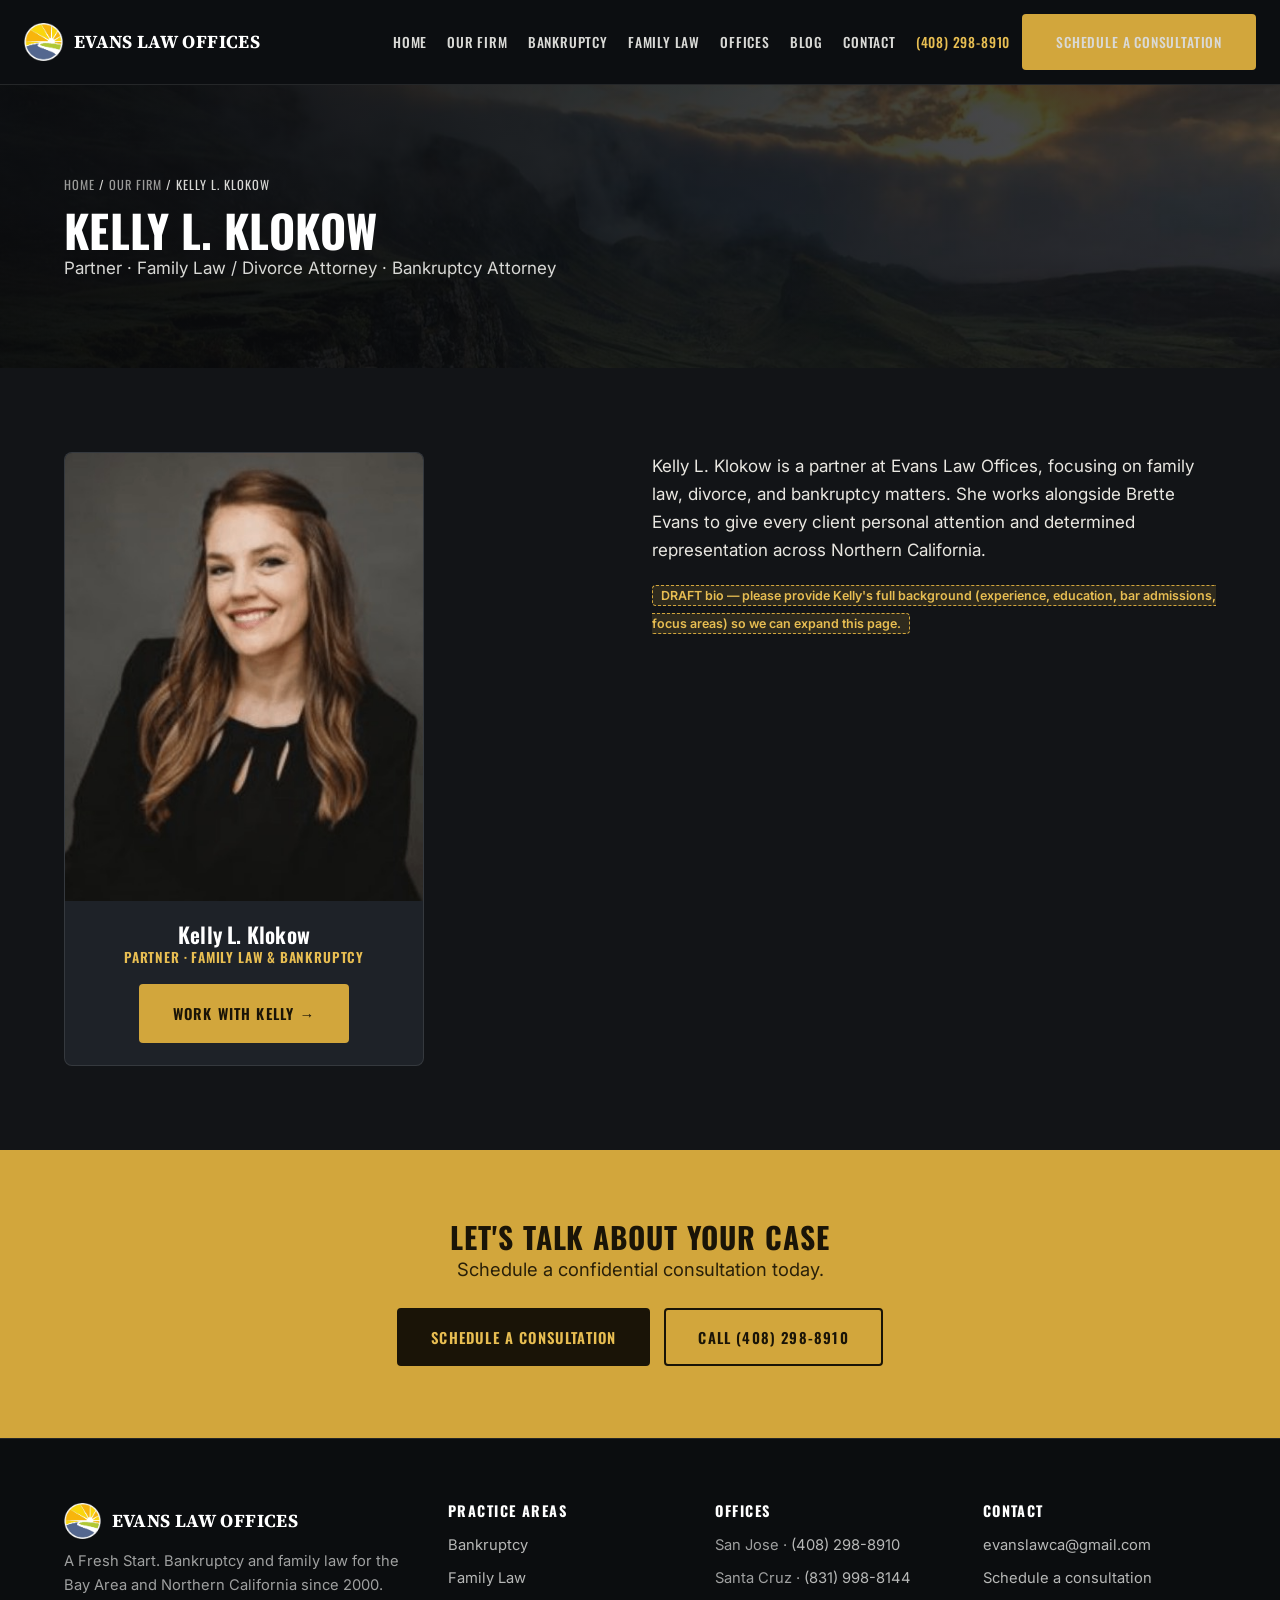
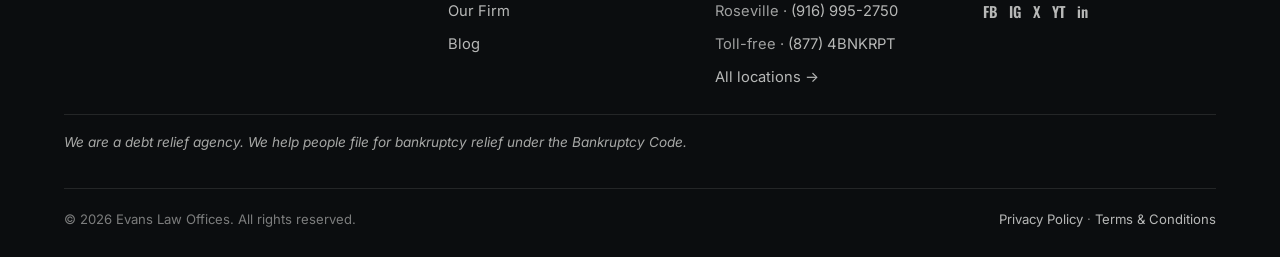
<file: team/kelly-l-klokow.html>
<!DOCTYPE html>
<html lang="en">
<head>
<meta charset="UTF-8">
<meta name="viewport" content="width=device-width, initial-scale=1.0">
<title>Kelly L. Klokow — Partner, Family Law & Bankruptcy | Evans Law Offices</title>
<meta name="description" content="Kelly L. Klokow is a partner at Evans Law Offices focusing on family law, divorce, and bankruptcy matters across Northern California.">
<link rel="preconnect" href="https://fonts.googleapis.com">
<link rel="preconnect" href="https://fonts.gstatic.com" crossorigin>
<link href="https://fonts.googleapis.com/css2?family=Inter:wght@400;600;700&family=Source+Serif+4:wght@500;600;700&display=swap" rel="stylesheet">
<link rel="stylesheet" href="../css/styles.css">
<link rel="icon" href="../assets/LOGO-LAW-1.png">
</head>
<body>
<header class="site-header">
  <nav class="nav">
    <a class="brand" href="../index.html"><img src="../assets/LOGO-LAW-1.png" alt="Evans Law Offices logo">Evans Law Offices</a>
    <button class="nav-toggle" aria-label="Toggle menu" onclick="document.getElementById('menu').classList.toggle('open')">☰</button>
    <ul class="nav-links" id="menu">
      <li><a href="../index.html">Home</a></li>
      <li><a href="../our-firm.html">Our Firm</a></li>
      <li><a href="../bankruptcy.html">Bankruptcy</a></li>
      <li><a href="../family-law.html">Family Law</a></li>
      <li><a href="../offices.html">Offices</a></li>
      <li><a href="../blog.html">Blog</a></li>
      <li><a href="../contact.html">Contact</a></li>
      <li class="nav-cta">
        <a class="nav-phone" href="tel:+14082988910">(408) 298-8910</a>
        <a class="btn btn--gold" href="../contact.html">Schedule a Consultation</a>
      </li>
    </ul>
  </nav>
</header>

<section class="page-hero">
  <div class="container">
    <p class="breadcrumb"><a href="../index.html">Home</a> / <a href="../our-firm.html">Our Firm</a> / Kelly L. Klokow</p>
    <h1>Kelly L. Klokow</h1>
    <p>Partner · Family Law / Divorce Attorney · Bankruptcy Attorney</p>
  </div>
</section>

<section class="section">
  <div class="container grid grid-2" style="align-items:start">
    <div class="member" style="max-width:360px">
      <img class="member-img" loading="lazy" decoding="async" src="../assets/attorney-kelly.jpg" alt="Kelly L. Klokow, Partner">
      <div class="body">
        <h3>Kelly L. Klokow</h3>
        <p class="role">Partner · Family Law &amp; Bankruptcy</p>
        <a class="btn btn--gold" href="../contact.html">Work with Kelly →</a>
      </div>
    </div>
    <div>
      <p>Kelly L. Klokow is a partner at Evans Law Offices, focusing on family law, divorce, and
         bankruptcy matters. She works alongside Brette Evans to give every client personal attention
         and determined representation across Northern California.</p>
      <p><span class="flag">DRAFT bio — please provide Kelly's full background (experience, education,
         bar admissions, focus areas) so we can expand this page.</span></p>
    </div>
  </div>
</section>

<section class="cta-band">
  <div class="container">
    <h2>Let's talk about your case</h2>
    <p style="font-size:1.15rem;margin-bottom:1.5rem">Schedule a confidential consultation today.</p>
    <div class="btn-row center">
      <a class="btn btn--ghost" href="../contact.html">Schedule a Consultation</a>
      <a class="btn btn--outline" href="tel:+14082988910">Call (408) 298-8910</a>
    </div>
  </div>
</section>

<footer class="site-footer">
  <div class="container">
    <div class="footer-grid">
      <div><a class="brand" href="../index.html" style="color:#fff;margin-bottom:10px"><img src="../assets/LOGO-LAW-1.png" alt="" style="height:36px">Evans Law Offices</a><p style="margin-top:10px">A Fresh Start. Bankruptcy and family law for the Bay Area and Northern California since 2000.</p></div>
      <div><h4>Practice Areas</h4><ul><li><a href="../bankruptcy.html">Bankruptcy</a></li><li><a href="../family-law.html">Family Law</a></li><li><a href="../our-firm.html">Our Firm</a></li><li><a href="../blog.html">Blog</a></li></ul></div>
      <div><h4>Offices</h4><ul><li>San Jose · <a href="tel:+14082988910">(408) 298-8910</a></li><li>Santa Cruz · <a href="tel:+18319988144">(831) 998-8144</a></li><li>Roseville · <a href="tel:+19169952750">(916) 995-2750</a></li>
          <li>Toll-free · <a href="tel:+18774265778">(877) 4BNKRPT</a></li><li><a href="../offices.html">All locations →</a></li></ul></div>
      <div><h4>Contact</h4><ul><li><a href="mailto:evanslawca@gmail.com">evanslawca@gmail.com</a></li><li><a href="../contact.html">Schedule a consultation</a></li></ul><div class="socials"><a href="#">FB</a><a href="#">IG</a><a href="#">X</a><a href="#">YT</a><a href="#">in</a></div></div>
    </div>
    <p class="disclosure">We are a debt relief agency. We help people file for bankruptcy relief under the Bankruptcy Code.</p>
    <div class="footer-bottom"><span>© 2026 Evans Law Offices. All rights reserved.</span><span><a href="../privacy-policy.html">Privacy Policy</a> · <a href="../terms.html">Terms &amp; Conditions</a></span></div>
  </div>
</footer>
</body>
</html>
</file>
<file: css/styles.css>
/* Evans Law Offices — DARK CINEMATIC theme (modeled on bouhan.com).
   Dramatic full-bleed photography, gold accent, bold uppercase headings. */
@import url('https://fonts.googleapis.com/css2?family=Oswald:wght@400;500;600;700&family=Inter:wght@400;500;600;700&family=Source+Serif+4:wght@600;700&display=swap');

:root{
  --gold:#D2A63C; --gold-bright:#E8BE52; --gold-dark:#B68C2A;
  --ink:#121417;          /* base near-black bg */
  --ink-2:#181B20;        /* alt section bg */
  --surface:#1E2228;      /* cards */
  --surface-2:#262B33;    /* card hover / inputs */
  --line:rgba(255,255,255,.10);
  --line-strong:rgba(255,255,255,.20);
  --text:#E9E7E1;         /* primary text on dark */
  --muted:#A7A8A6;        /* secondary text */
  --white:#fff;
  --radius-sm:4px; --radius:8px; --radius-lg:14px;
  --shadow:0 12px 40px rgba(0,0,0,.45);
  --head:"Oswald",Arial,sans-serif;
  --sans:"Inter","Helvetica Neue",Arial,sans-serif;
  --serif:"Source Serif 4",Georgia,serif;
  --container:1200px;
  --hero-img:url('../assets/hero-dawn.jpg');
}

*{box-sizing:border-box;margin:0;padding:0}
html{scroll-behavior:smooth}
body{font-family:var(--sans);color:var(--text);background:var(--ink);line-height:1.65;font-size:17px;-webkit-font-smoothing:antialiased}
img{max-width:100%;display:block}
a{color:var(--gold-bright);text-decoration:none}
a:hover{color:var(--gold);text-decoration:none}

h1,h2,h3,h4{font-family:var(--head);color:#fff;line-height:1.08;font-weight:700;letter-spacing:.01em}
h1{font-size:2.6rem;text-transform:uppercase}
h2{font-size:1.85rem;text-transform:uppercase;letter-spacing:.03em}
h3{font-size:1.35rem;font-weight:600}
p{margin:0 0 1rem}

.container{max-width:var(--container);margin:0 auto;padding:0 24px}
.section{padding:84px 0;background:var(--ink)}
.section--sand{background:var(--ink-2)}
.section--slate{background:#0D0F12}
.center{text-align:center}
.lead{font-size:1.2rem;color:var(--muted);max-width:70ch}
.center .lead{margin-left:auto;margin-right:auto}
.eyebrow{font-family:var(--head);text-transform:uppercase;letter-spacing:.28em;font-size:.82rem;
  font-weight:600;color:var(--gold);margin-bottom:.9rem}
.eyebrow::after{content:"";display:block;width:48px;height:2px;background:var(--gold);margin-top:.7rem}
.center .eyebrow::after{margin-left:auto;margin-right:auto}

/* Buttons */
.btn{display:inline-block;font-family:var(--head);font-weight:600;text-transform:uppercase;
  letter-spacing:.08em;padding:15px 32px;border-radius:var(--radius-sm);border:2px solid transparent;
  cursor:pointer;transition:.18s;font-size:.92rem}
.btn--gold{background:var(--gold);color:#1a1407}
.btn--gold:hover{background:var(--gold-bright);color:#1a1407}
.btn--outline{background:transparent;border-color:rgba(255,255,255,.5);color:#fff}
.btn--outline:hover{background:#fff;color:var(--ink);border-color:#fff}
.btn--ghost{background:transparent;border-color:var(--gold);color:var(--gold-bright)}
.btn--ghost:hover{background:var(--gold);color:#1a1407}
.btn-row{display:flex;gap:14px;flex-wrap:wrap}
.center .btn-row,.btn-row.center{justify-content:center}

/* Header */
.site-header{position:sticky;top:0;z-index:50;background:rgba(13,15,18,.92);backdrop-filter:blur(8px);
  border-bottom:1px solid var(--line)}
.nav{display:flex;align-items:center;gap:20px;padding:14px 24px;max-width:1320px;margin:0 auto}
.brand{display:flex;align-items:center;gap:11px;font-family:var(--serif);font-size:1.15rem;color:#fff;
  font-weight:700;letter-spacing:.02em;text-transform:uppercase}
.brand img{height:38px;width:auto}
.brand:hover{color:#fff}
.nav-links{display:flex;gap:20px;margin-left:auto;align-items:center;list-style:none;flex-wrap:wrap}
.nav-links a{font-family:var(--head);text-transform:uppercase;letter-spacing:.06em;color:#D9D9D6;
  font-weight:500;font-size:.85rem}
.nav-links a:hover{color:var(--gold-bright)}
.nav-cta{display:flex;gap:12px;align-items:center}
.nav-phone{color:var(--gold-bright)!important;font-weight:600}
.nav-toggle{display:none;background:none;border:0;color:#fff;font-size:1.7rem;cursor:pointer;line-height:1}

/* Hero — full-bleed dramatic photo */
.hero{position:relative;min-height:90vh;display:flex;align-items:flex-end;
  background:var(--hero-img) center/cover no-repeat;color:#fff;overflow:hidden}
.hero::before{content:"";position:absolute;inset:0;
  background:linear-gradient(90deg,rgba(10,11,13,.92) 0%,rgba(10,11,13,.62) 45%,rgba(10,11,13,.2) 100%),
             linear-gradient(0deg,rgba(10,11,13,.9) 0%,rgba(10,11,13,0) 55%)}
.hero .container{position:relative;z-index:2;max-width:860px;padding-bottom:84px;padding-top:80px}
.hero h1{font-size:3.3rem;color:#fff;margin-bottom:1.1rem;text-shadow:0 2px 30px rgba(0,0,0,.5)}
.hero p{font-size:1.3rem;color:#E7E7E4;margin-bottom:1.8rem;max-width:58ch}
.hero .eyebrow{color:var(--gold-bright)}

/* Grid + cards */
.grid{display:grid;gap:24px}
.grid-2{grid-template-columns:repeat(2,1fr)}
.grid-3{grid-template-columns:repeat(3,1fr)}
.card{background:var(--surface);border:1px solid var(--line);border-radius:var(--radius);padding:30px;
  transition:.18s}
.card:hover{background:var(--surface-2);border-color:var(--gold);transform:translateY(-4px)}
.card h3{margin-bottom:.5rem;color:#fff}
.card p{color:var(--muted)}
.card .icon{font-size:2rem;margin-bottom:.6rem}
.chips{display:flex;flex-wrap:wrap;gap:8px;margin:14px 0}
.chip{background:rgba(210,166,60,.14);color:var(--gold-bright);border:1px solid rgba(210,166,60,.3);
  border-radius:3px;padding:5px 11px;font-size:.78rem;font-weight:600;font-family:var(--head);
  letter-spacing:.04em;text-transform:uppercase}

/* Stats band */
.stats{display:grid;grid-template-columns:repeat(3,1fr);gap:24px;text-align:center}
.stat .num{font-family:var(--head);font-size:3.2rem;color:var(--gold);font-weight:700;line-height:1}
.stat .label{color:var(--muted);font-weight:500;font-family:var(--head);text-transform:uppercase;
  letter-spacing:.1em;font-size:.85rem;margin-top:.5rem}

/* Testimonials */
.quote{background:var(--surface);border-left:3px solid var(--gold);border-radius:0 var(--radius) var(--radius) 0;
  padding:26px}
.quote p{font-style:italic;color:var(--text)}
.quote .by{font-style:normal;font-weight:600;color:var(--gold-bright);margin-top:.6rem;font-family:var(--head);
  text-transform:uppercase;letter-spacing:.06em;font-size:.85rem}

/* Office cards */
.office{background:var(--surface);border:1px solid var(--line);border-radius:var(--radius);padding:24px}
.office{overflow:hidden;padding:0}
.office .office-body{padding:22px}
.office h3{font-size:1.2rem}
.office address{font-style:normal;color:var(--muted);margin:.5rem 0}
.office a{font-weight:600}
.office .map{width:100%;height:190px;border:0;display:block;filter:grayscale(40%) invert(0)}

/* Team */
.member{background:var(--surface);border:1px solid var(--line);border-radius:var(--radius);overflow:hidden;text-align:center}
.member .ph{aspect-ratio:1/1;background:linear-gradient(135deg,#2a2f37,#1a1d22);display:flex;
  align-items:center;justify-content:center;font-family:var(--head);font-size:3rem;color:var(--gold);font-weight:700}
.member-img{width:100%;aspect-ratio:4/5;object-fit:cover;object-position:center top;display:block;
  filter:grayscale(18%) contrast(1.02)}
.member:hover .member-img{filter:none}
.member .body{padding:22px}
.member .role{color:var(--gold-bright);font-weight:600;font-size:.85rem;font-family:var(--head);
  text-transform:uppercase;letter-spacing:.06em}
.member p{color:var(--muted)}

/* Forms */
.form{display:grid;gap:15px;max-width:620px}
.form label{font-weight:600;font-size:.82rem;color:#D9D9D6;font-family:var(--head);text-transform:uppercase;letter-spacing:.06em}
.form input,.form select,.form textarea{width:100%;padding:13px;border:1px solid var(--line-strong);
  border-radius:var(--radius-sm);font:inherit;background:var(--surface);color:var(--text)}
.form input:focus,.form textarea:focus,.form select:focus{outline:none;border-color:var(--gold)}
.form textarea{min-height:130px}
.form-row{display:grid;grid-template-columns:1fr 1fr;gap:14px}
@media(max-width:560px){.form-row{grid-template-columns:1fr}}

/* CTA band */
.cta-band{background:var(--gold);color:#1a1407;text-align:center;padding:72px 0}
.cta-band h2{color:#1a1407}
.cta-band p{color:#2a2009}
/* High-contrast buttons on the gold CTA band */
.cta-band .btn--ghost{background:#1a1407;color:var(--gold-bright);border-color:#1a1407}
.cta-band .btn--ghost:hover{background:#000;color:#fff}
.cta-band .btn--outline{border-color:#1a1407;color:#1a1407}
.cta-band .btn--outline:hover{background:#1a1407;color:var(--gold-bright)}

/* Disclosure */
.disclosure{font-size:.85rem;color:var(--muted);font-style:italic;border-top:1px solid var(--line);padding-top:1rem;margin-top:1rem}

/* Footer */
.site-footer{background:#0B0D0F;color:#9FA0A0;padding:64px 0 26px;font-size:.92rem;border-top:1px solid var(--line)}
.footer-grid{display:grid;grid-template-columns:1.5fr 1fr 1fr 1fr;gap:34px}
.site-footer h4{color:#fff;font-family:var(--head);text-transform:uppercase;letter-spacing:.1em;font-size:.9rem;margin-bottom:.9rem}
.site-footer a{color:#B7B8B7}
.site-footer a:hover{color:var(--gold-bright)}
.site-footer ul{list-style:none}
.site-footer li{margin-bottom:.55rem}
.footer-bottom{border-top:1px solid var(--line);margin-top:34px;padding-top:20px;display:flex;
  justify-content:space-between;gap:16px;flex-wrap:wrap;font-size:.82rem;color:#7C7D7D}
.socials{display:flex;gap:12px;margin-top:6px}
.socials a{font-weight:600;font-family:var(--head)}

/* Interior page hero — dramatic photo + heavy overlay */
.page-hero{position:relative;background:var(--hero-img) center/cover no-repeat;color:#fff;padding:90px 0 70px;overflow:hidden}
.page-hero::before{content:"";position:absolute;inset:0;background:linear-gradient(90deg,rgba(10,11,13,.94),rgba(10,11,13,.7))}
.page-hero .container{position:relative;z-index:2}
.page-hero h1{color:#fff;font-size:2.8rem}
.page-hero p{color:#D8D8D5;max-width:65ch}
.breadcrumb{font-family:var(--head);text-transform:uppercase;letter-spacing:.08em;font-size:.78rem;color:#9a9b99;margin-bottom:.6rem}
.breadcrumb a{color:#9a9b99}
.breadcrumb a:hover{color:var(--gold-bright)}

/* Utility */
.mt-0{margin-top:0}.mb-0{margin-bottom:0}
.flag{background:rgba(210,166,60,.15);border:1px dashed var(--gold);color:var(--gold-bright);
  padding:2px 8px;border-radius:4px;font-size:.78rem;font-weight:600}

/* Responsive */
@media(max-width:960px){.footer-grid{grid-template-columns:1fr 1fr}}
@media(max-width:768px){
  body{font-size:16px}
  h1{font-size:2.1rem}h2{font-size:1.6rem}
  .hero{min-height:80vh}
  .hero h1{font-size:2.5rem}.hero p{font-size:1.1rem}
  .grid-2,.grid-3{grid-template-columns:1fr}
  .stats{grid-template-columns:1fr;gap:24px}
  .nav-links{display:none;flex-direction:column;width:100%;margin:0;padding:14px 0;gap:14px;align-items:flex-start}
  .nav-links.open{display:flex}
  .nav-toggle{display:block;margin-left:auto}
  .nav{flex-wrap:wrap}
  .footer-grid{grid-template-columns:1fr}
  .page-hero h1{font-size:2rem}
}
</file>
